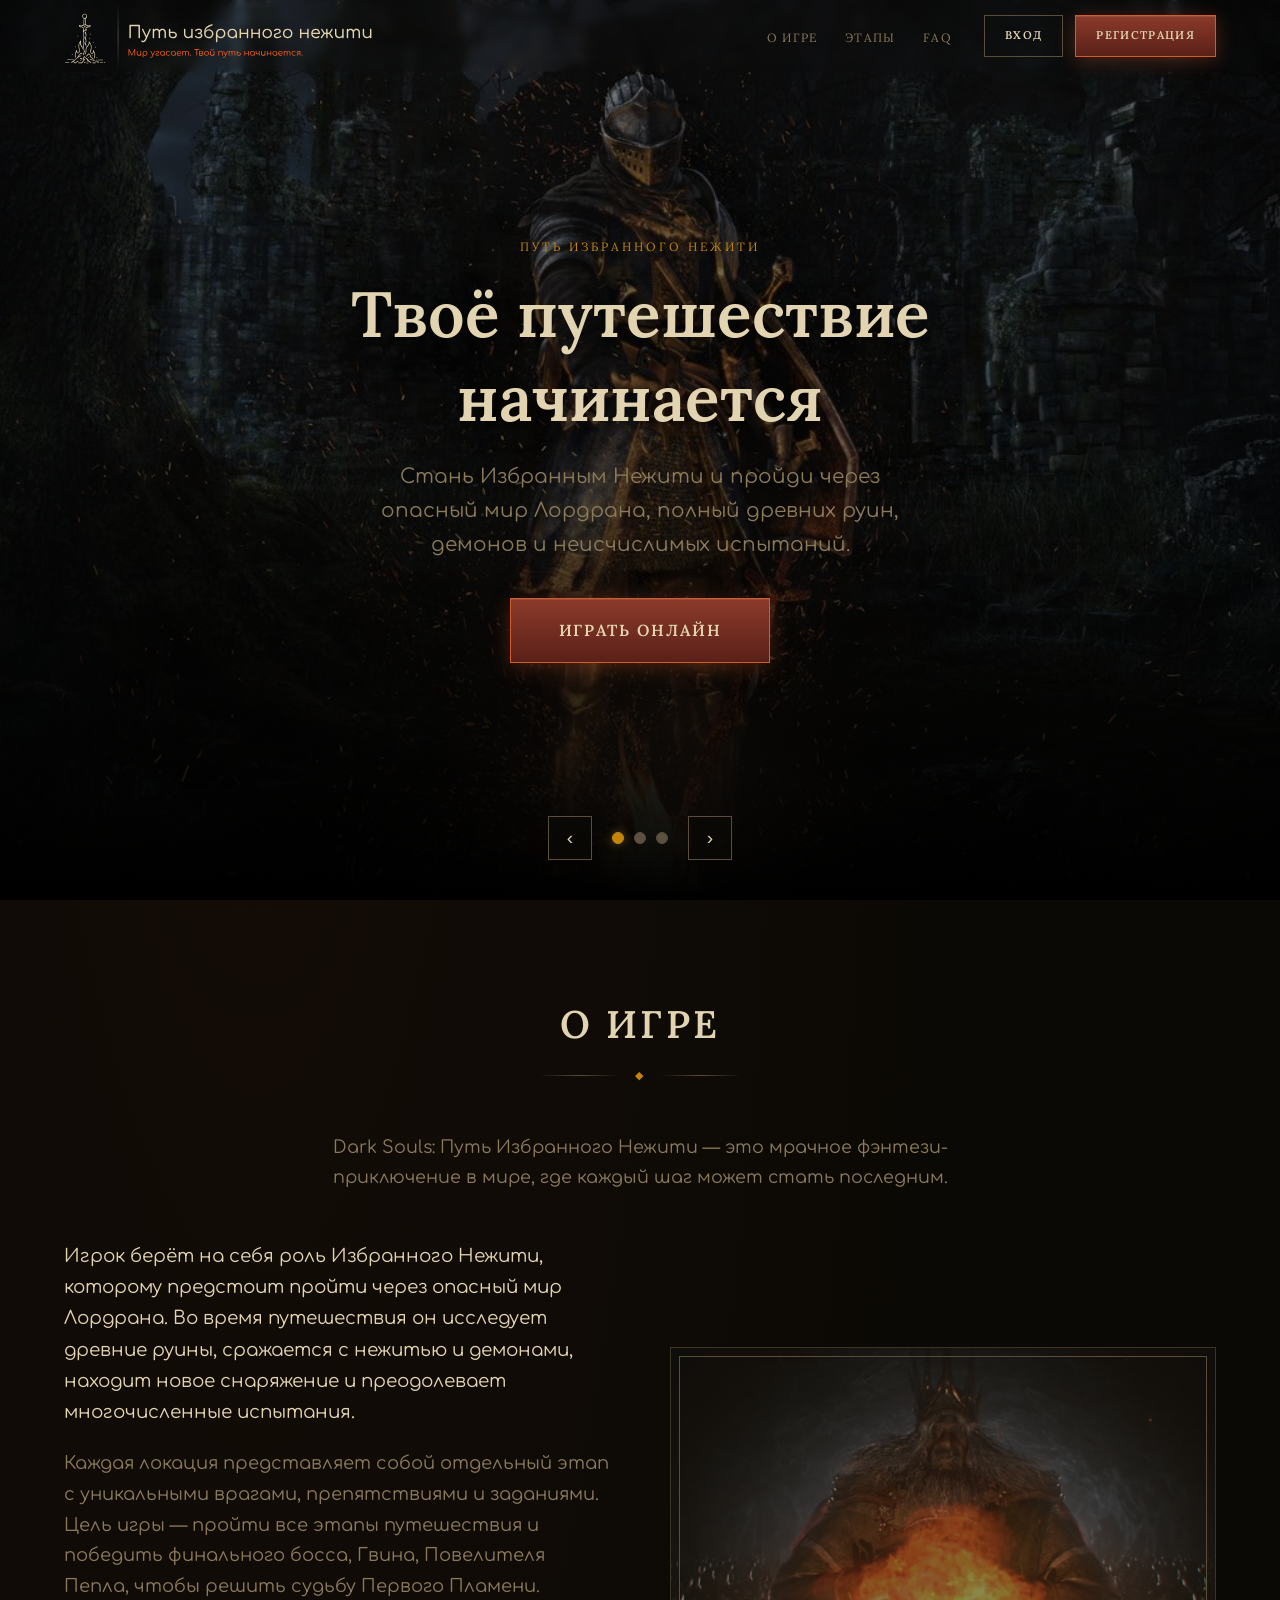
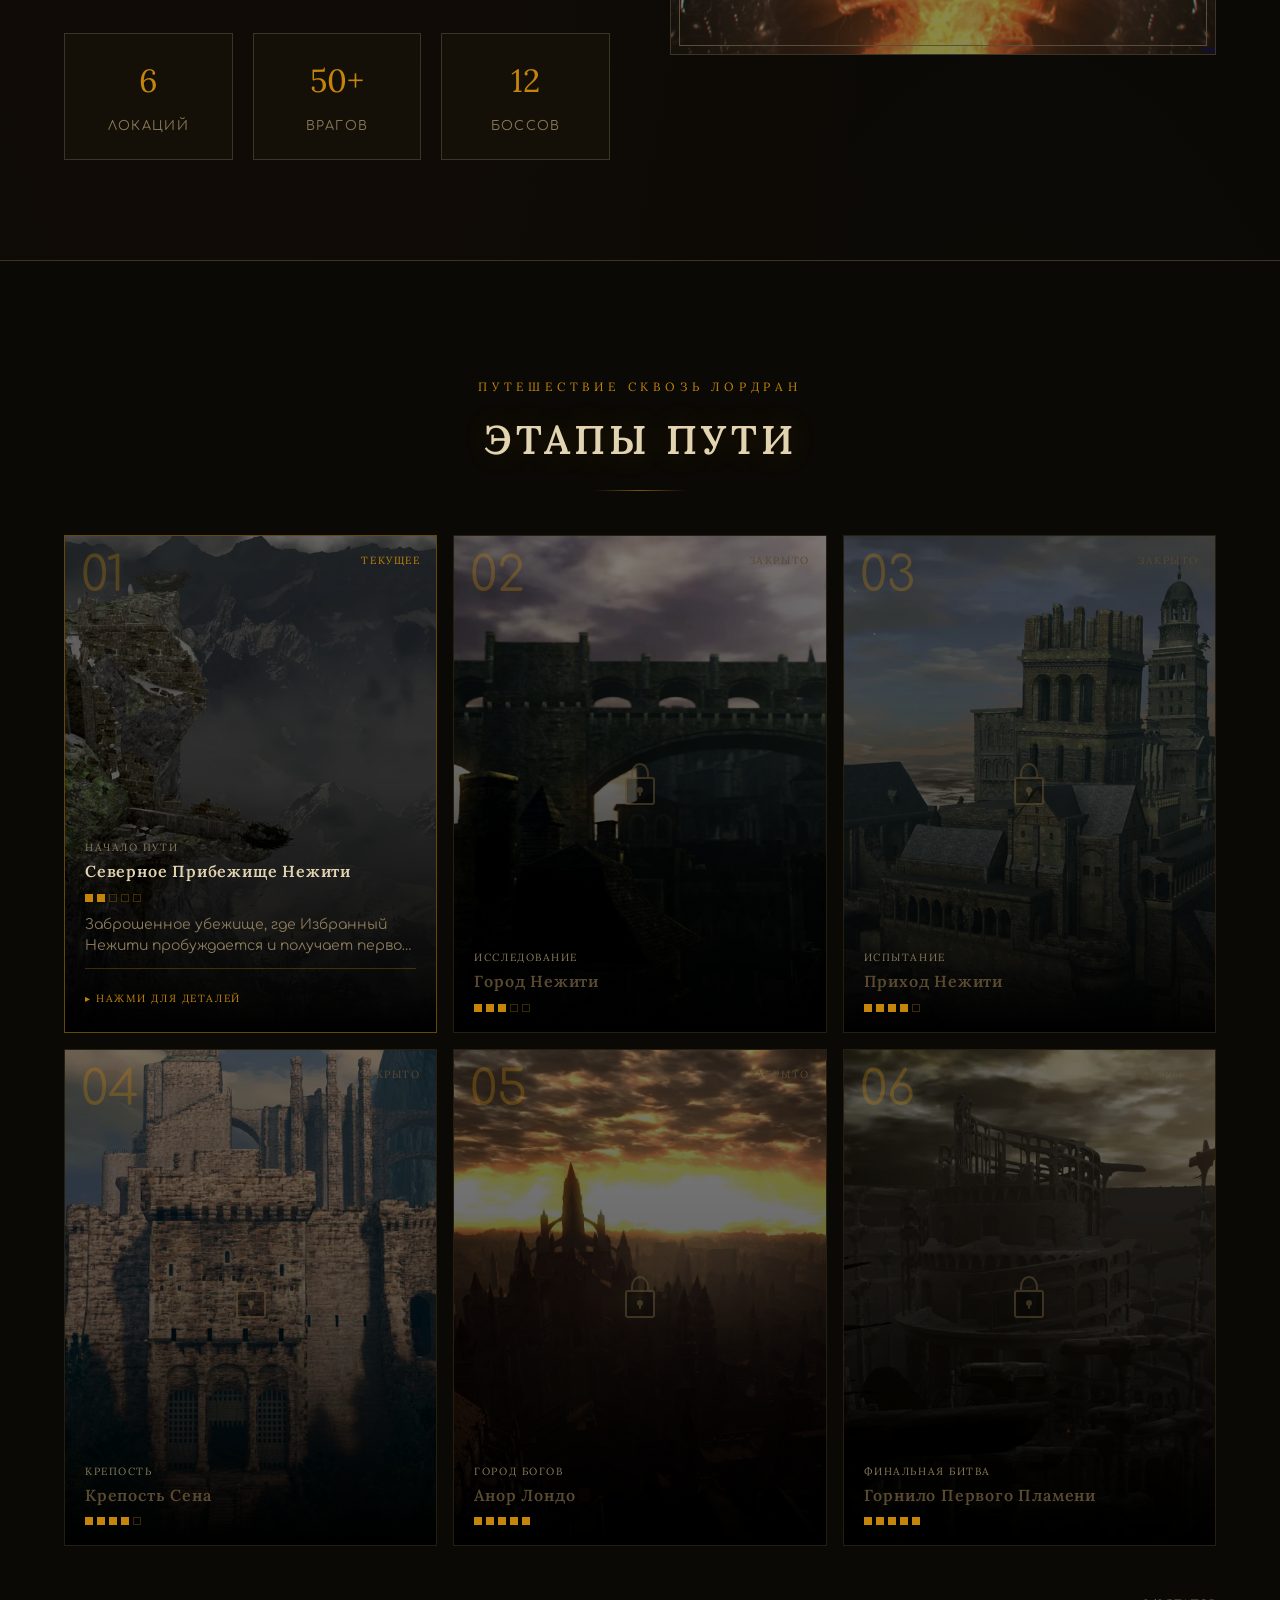
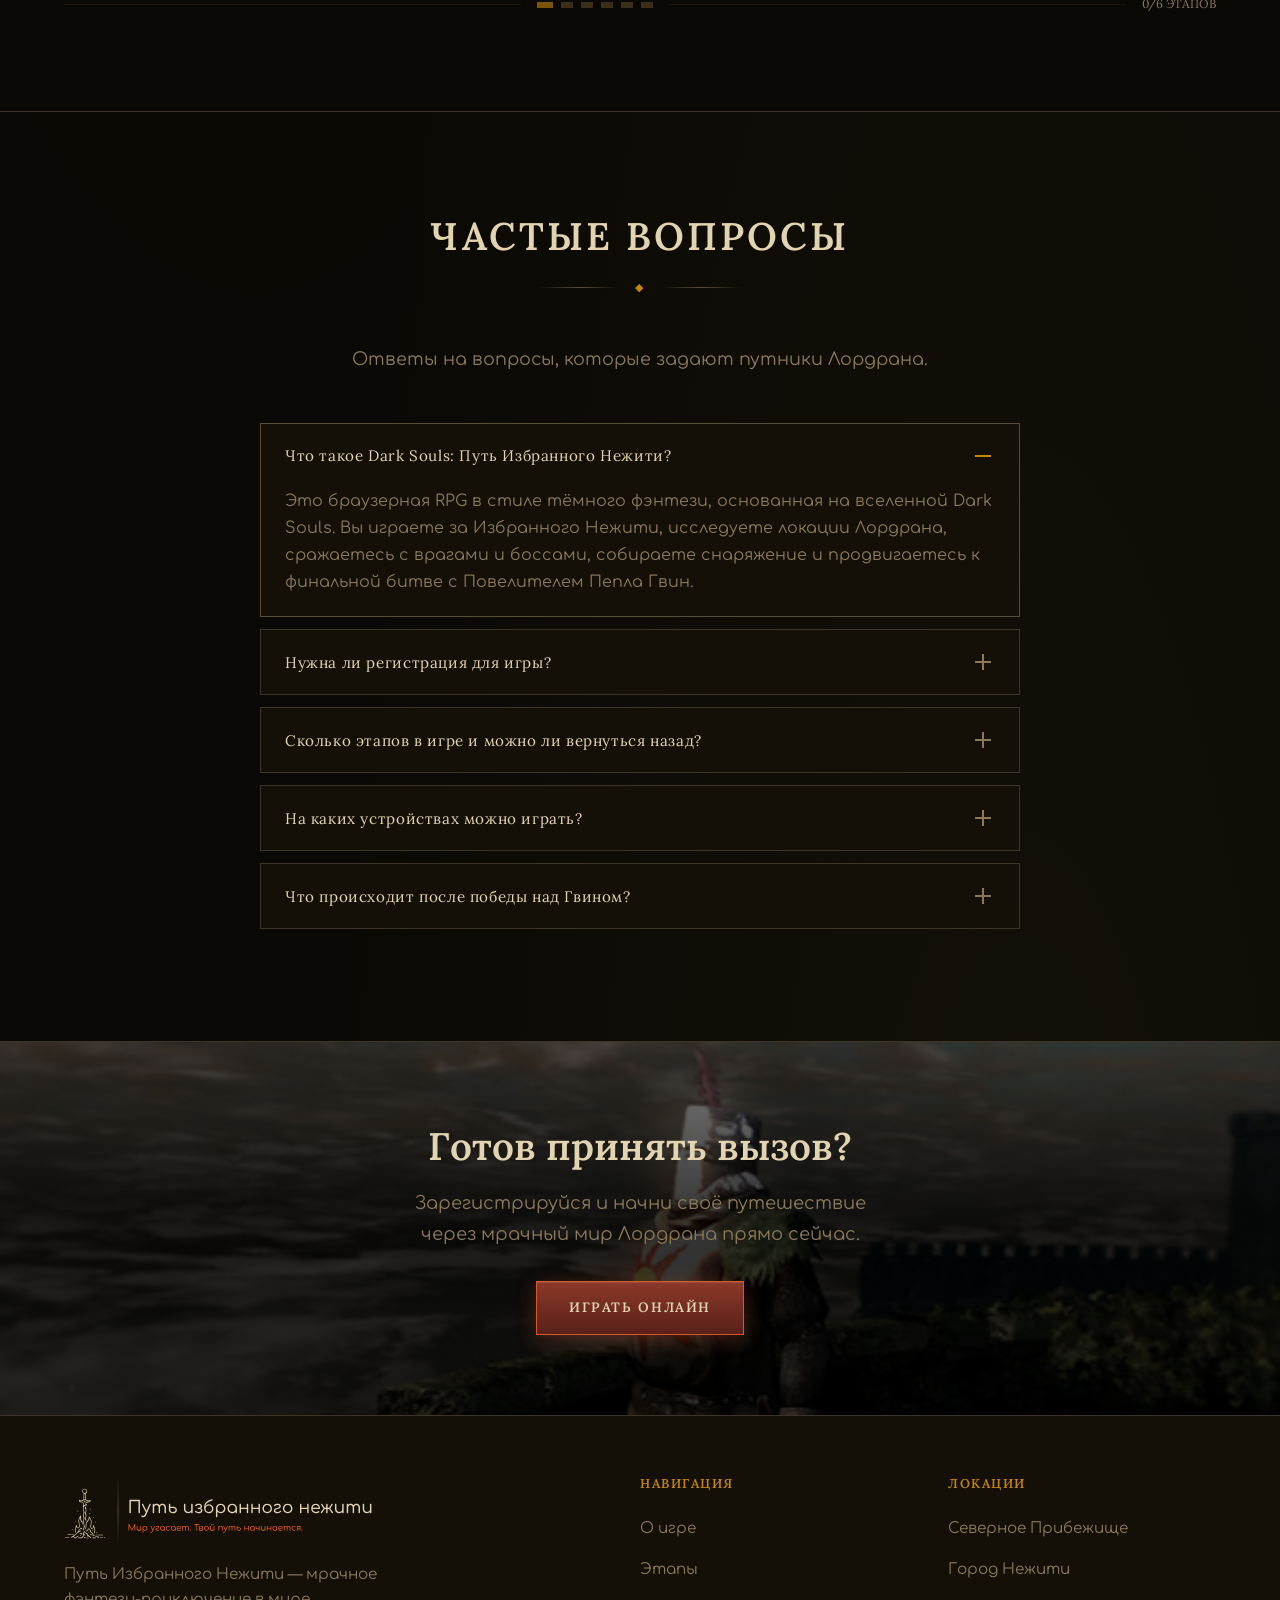
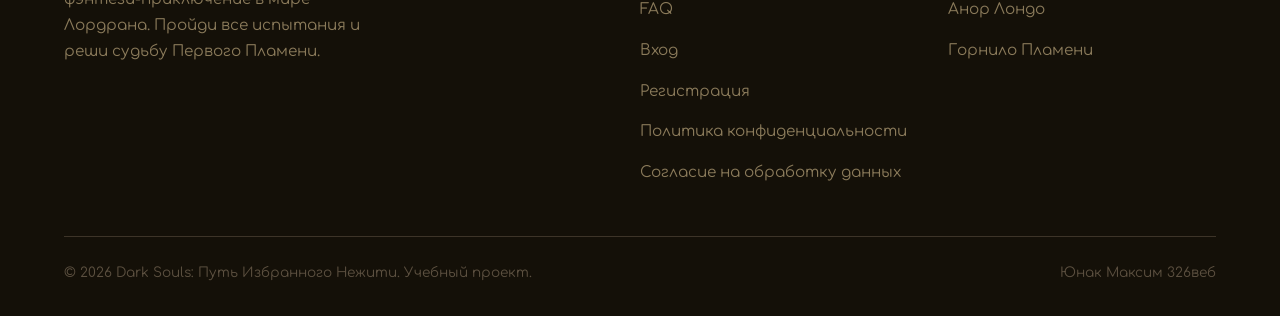
<file: index.html>
<!DOCTYPE html>
<html lang="ru">
<head>
    <meta charset="UTF-8">
    <meta name="viewport" content="width=device-width, initial-scale=1.0">
    <title>Dark Souls: Путь Избранного Нежити</title>
    <meta name="description"
          content="Пройди опасный мир Лордрана. Сражайся с нежитью, исследуй руины и победи Гвина, Повелителя Пепла.">
    <link rel="stylesheet" href="css/style.css">
</head>
<body>

<!-- Header -->
<header class="header">
    <div class="container header-inner">
        <a href="index.html" class="logo">
            <img src="./images/logohoriz.svg" alt="logo">
        </a>

        <button class="burger" aria-label="Открыть меню">
            <span class="burger-line"></span>
            <span class="burger-line"></span>
            <span class="burger-line"></span>
        </button>

        <nav class="nav">
            <ul class="nav-list">
                <li><a href="#about" class="nav-link">О игре</a></li>
                <li><a href="#stages" class="nav-link">Этапы</a></li>
                <li><a href="#faq" class="nav-link">FAQ</a></li>
            </ul>
            <div class="nav-auth">
                <a href="login.html" class="btn btn-secondary">Вход</a>
                <a href="register.html" class="btn btn-primary">Регистрация</a>
            </div>
        </nav>
    </div>
</header>

<!-- Hero Slider -->
<section class="hero">
    <div class="slider">

        <div class="slide active">
            <div class="slide-bg"></div>
            <div class="slide-overlay"></div>
            <div class="slide-content">
                <span class="slide-tag">Путь Избранного Нежити</span>
                <h1 class="slide-title">Твоё путешествие начинается</h1>
                <p class="slide-desc">Стань Избранным Нежити и пройди через опасный мир Лордрана, полный древних руин,
                    демонов и неисчислимых испытаний.</p>
                <div class="slide-cta">
                    <a href="register.html" class="btn btn-primary">Играть онлайн</a>
                </div>
            </div>
        </div>

        <div class="slide">
            <div class="slide-bg"></div>
            <div class="slide-overlay"></div>
            <div class="slide-content">
                <span class="slide-tag">Шесть эпических локаций</span>
                <h1 class="slide-title">Исследуй руины Лордрана</h1>
                <p class="slide-desc">От Северного Прибежища до Горнила Первого Пламени — каждая локация хранит
                    уникальных врагов, сокровища и смертельные ловушки.</p>
                <div class="slide-cta">
                    <a href="register.html" class="btn btn-primary">Играть онлайн</a>
                </div>
            </div>
        </div>

        <div class="slide">
            <div class="slide-bg"></div>
            <div class="slide-overlay"></div>
            <div class="slide-content">
                <span class="slide-tag">Финальная битва</span>
                <h1 class="slide-title">Судьба Первого Пламени</h1>
                <p class="slide-desc">Победи Гвина, Повелителя Пепла, и реши судьбу мира. Только сильнейший достигнет
                    Горнила и обретёт великую силу.</p>
                <div class="slide-cta">
                    <a href="register.html" class="btn btn-primary">Играть онлайн</a>
                </div>
            </div>
        </div>

        <div class="slider-controls">
            <button class="slider-btn slider-prev" aria-label="Предыдущий слайд">&#8249;</button>
            <div class="slider-dots">
                <button class="slider-dot active" aria-label="Слайд 1"></button>
                <button class="slider-dot" aria-label="Слайд 2"></button>
                <button class="slider-dot" aria-label="Слайд 3"></button>
            </div>
            <button class="slider-btn slider-next" aria-label="Следующий слайд">&#8250;</button>
        </div>
    </div>
</section>

<!-- About -->
<section class="about" id="about">
    <div class="container">
        <h2 class="section-title">О игре</h2>
        <div class="section-divider"><span>&#9670;</span></div>
        <p class="section-subtitle">Dark Souls: Путь Избранного Нежити — это мрачное фэнтези-приключение в мире, где
            каждый шаг может стать последним.</p>

        <div class="about-grid">
            <div class="about-text">
                <p>Игрок берёт на себя роль Избранного Нежити, которому предстоит пройти через опасный мир Лордрана. Во
                    время путешествия он исследует древние руины, сражается с нежитью и демонами, находит новое
                    снаряжение и преодолевает многочисленные испытания.</p>
                <p>Каждая локация представляет собой отдельный этап с уникальными врагами, препятствиями и заданиями.
                    Цель игры — пройти все этапы путешествия и победить финального босса, Гвина, Повелителя Пепла, чтобы
                    решить судьбу Первого Пламени.</p>

                <div class="about-stats">
                    <div class="stat-item">
                        <span class="stat-number">6</span>
                        <span class="stat-label">Локаций</span>
                    </div>
                    <div class="stat-item">
                        <span class="stat-number">50+</span>
                        <span class="stat-label">Врагов</span>
                    </div>
                    <div class="stat-item">
                        <span class="stat-number">12</span>
                        <span class="stat-label">Боссов</span>
                    </div>
                </div>
            </div>

            <div class="about-visual">
                <div class="about-frame">
                    <div class="about-frame-inner">
                        <img src="./images/gwyn.webp" alt="gwyn">
                    </div>
                </div>
            </div>
        </div>
    </div>
</section>

<!-- Stages -->
<section class="stages" id="stages">
    <div class="stages-inner">
        <div class="stages-header">
            <p class="stages-label">Путешествие сквозь Лордран</p>
            <h2 class="stages-heading">Этапы пути</h2>
            <div class="stages-line"></div>
        </div>

        <div class="stages-grid" id="stages-grid"></div>

        <div class="stages-progress" id="stages-progress">
            <div class="stages-progress__line"></div>
            <div class="stages-progress__pips" id="stages-progress-pips"></div>
            <div class="stages-progress__line"></div>
            <p class="stages-progress__count" id="stages-progress-count"></p>
        </div>
    </div>
</section>

<!-- Stage Detail Modal -->
<div class="stage-modal" id="stage-modal" aria-hidden="true">
    <div class="stage-modal__backdrop" id="stage-modal-backdrop"></div>
    <div class="stage-modal__dialog" id="stage-modal-dialog" role="dialog" aria-modal="true">
        <!-- filled by JS -->
    </div>
</div>

<!-- FAQ -->
<section class="faq" id="faq">
    <div class="container">
        <h2 class="section-title">Частые вопросы</h2>
        <div class="section-divider"><span>&#9670;</span></div>
        <p class="section-subtitle">Ответы на вопросы, которые задают путники Лордрана.</p>

        <div class="faq-list">
            <div class="faq-item active">
                <button class="faq-question">
                    Что такое Dark Souls: Путь Избранного Нежити?
                    <span class="faq-icon"></span>
                </button>
                <div class="faq-answer">
                    <div class="faq-answer-inner">
                        Это браузерная RPG в стиле тёмного фэнтези, основанная на вселенной Dark Souls. Вы играете за
                        Избранного Нежити, исследуете локации Лордрана, сражаетесь с врагами и боссами, собираете
                        снаряжение и продвигаетесь к финальной битве с Повелителем Пепла Гвин.
                    </div>
                </div>
            </div>

            <div class="faq-item">
                <button class="faq-question">
                    Нужна ли регистрация для игры?
                    <span class="faq-icon"></span>
                </button>
                <div class="faq-answer">
                    <div class="faq-answer-inner">
                        Да, для сохранения прогресса, участия в рейтингах и доступа ко всем шести локациям необходимо
                        создать аккаунт. Регистрация бесплатна и занимает менее минуты. После входа ваш прогресс
                        автоматически сохраняется на сервере.
                    </div>
                </div>
            </div>

            <div class="faq-item">
                <button class="faq-question">
                    Сколько этапов в игре и можно ли вернуться назад?
                    <span class="faq-icon"></span>
                </button>
                <div class="faq-answer">
                    <div class="faq-answer-inner">
                        В игре шесть основных этапов: от Северного Прибежища до Горнила Первого Пламени. После
                        прохождения локации вы можете свободно возвращаться в уже открытые зоны для фарма ресурсов,
                        поиска секретов и повторных сражений с боссами.
                    </div>
                </div>
            </div>

            <div class="faq-item">
                <button class="faq-question">
                    На каких устройствах можно играть?
                    <span class="faq-icon"></span>
                </button>
                <div class="faq-answer">
                    <div class="faq-answer-inner">
                        Игра доступна на ПК и игровых консолях. Управление поддерживает клавиатуру и мышь на компьютере,
                        а также контроллеры на консолях, обеспечивая комфортное прохождение каждого этапа путешествия
                    </div>
                </div>
            </div>

            <div class="faq-item">
                <button class="faq-question">
                    Что происходит после победы над Гвином?
                    <span class="faq-icon"></span>
                </button>
                <div class="faq-answer">
                    <div class="faq-answer-inner">
                        Победа над Гвином, Повелителем Пепла, завершает путешествие Избранного Нежити и определяет
                        судьбу Первого Пламени. После финальной битвы игрок может начать новое прохождение, где враги
                        становятся сильнее, а испытания — ещё опаснее.
                    </div>
                </div>
            </div>
        </div>
    </div>
</section>

<!-- CTA -->
<section class="cta-section">
    <div class="container">
        <h2>Готов принять вызов?</h2>
        <p>Зарегистрируйся и начни своё путешествие через мрачный мир Лордрана прямо сейчас.</p>
        <a href="register.html" class="btn btn-primary">Играть онлайн</a>
    </div>
</section>

<!-- Footer -->
<footer class="footer">
    <div class="container">
        <div class="footer-grid">
            <div class="footer-brand">
                <a href="index.html" class="logo">
                    <img src="./images/logohoriz.svg" alt="logo">
                </a>
                <p>Путь Избранного Нежити — мрачное фэнтези-приключение в мире Лордрана. Пройди все испытания и реши
                    судьбу Первого Пламени.</p>
            </div>

            <div>
                <h4 class="footer-heading">Навигация</h4>
                <ul class="footer-links">
                    <li><a href="#about">О игре</a></li>
                    <li><a href="#stages">Этапы</a></li>
                    <li><a href="#faq">FAQ</a></li>
                    <li><a href="login.html">Вход</a></li>
                    <li><a href="register.html">Регистрация</a></li>
                    <li><a href="#privacy-policy">Политика конфиденциальности</a></li>
                    <li><a href="#data-processing">Согласие на обработку данных</a></li>
                </ul>
            </div>

            <div>
                <h4 class="footer-heading">Локации</h4>
                <ul class="footer-links">
                    <li><a href="#stages">Северное Прибежище</a></li>
                    <li><a href="#stages">Город Нежити</a></li>
                    <li><a href="#stages">Анор Лондо</a></li>
                    <li><a href="#stages">Горнило Пламени</a></li>
                </ul>
            </div>
        </div>

        <div class="footer-bottom">
            <p>&copy; 2026 Dark Souls: Путь Избранного Нежити. Учебный проект.</p>
            <p>Юнак Максим 326веб</p>
        </div>
    </div>
</footer>

<script src="js/stages.js"></script>
<script src="js/main.js"></script>
</body>
</html>
</file>
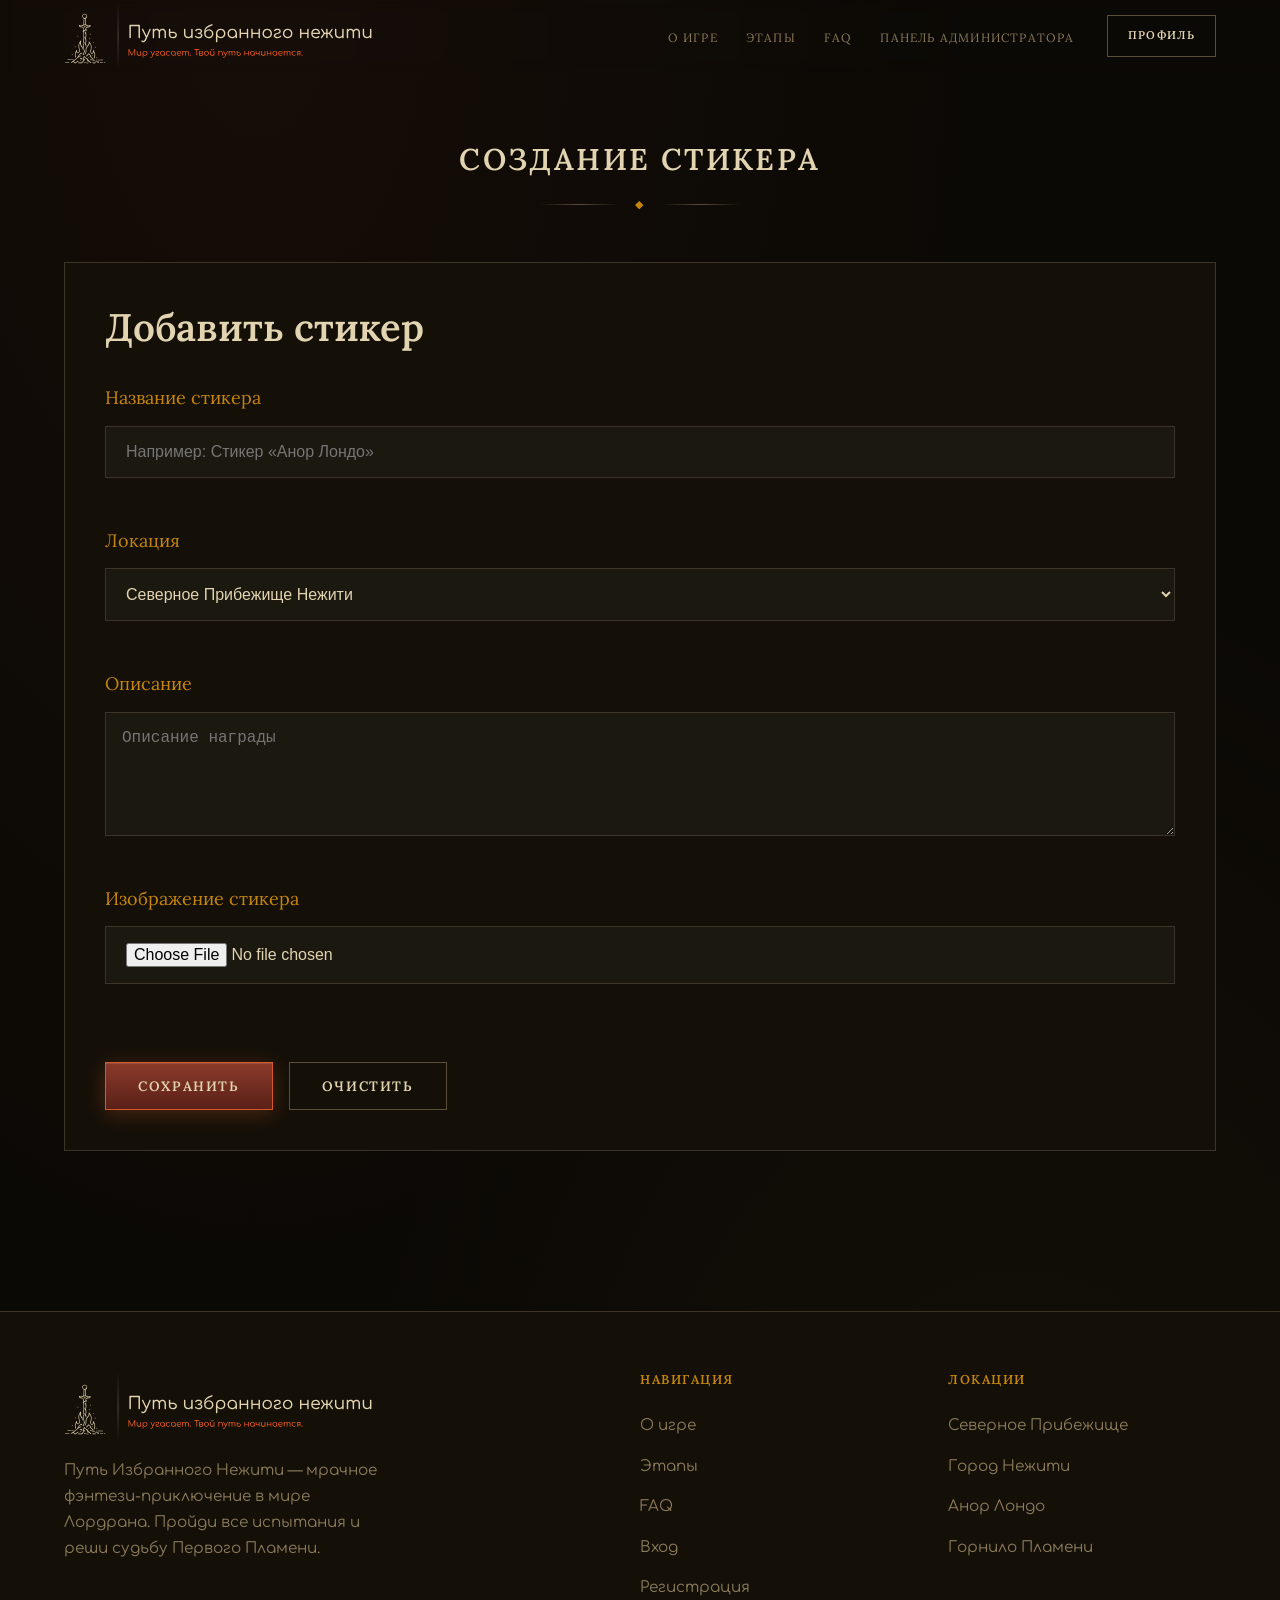
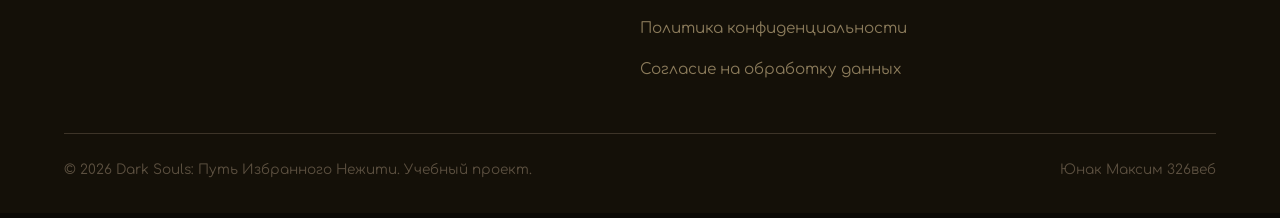
<file: admin-edit-card.html>
<!DOCTYPE html>
<html lang="ru">
<head>
    <meta charset="UTF-8">
    <meta name="viewport" content="width=device-width, initial-scale=1.0">
    <title>Dark Souls: Путь Избранного Нежити</title>
    <meta name="description"
          content="Пройди опасный мир Лордрана. Сражайся с нежитью, исследуй руины и победи Гвина, Повелителя Пепла.">
    <link rel="stylesheet" href="css/style.css">
</head>
<body>

<!-- Header -->
<header class="header">
    <div class="container header-inner">
        <a href="index.html" class="logo">
            <img src="./images/logohoriz.svg" alt="logo">
        </a>

        <button class="burger" aria-label="Открыть меню">
            <span class="burger-line"></span>
            <span class="burger-line"></span>
            <span class="burger-line"></span>
        </button>

        <nav class="nav">
            <ul class="nav-list">
                <li><a href="#about" class="nav-link">О игре</a></li>
                <li><a href="#stages" class="nav-link">Этапы</a></li>
                <li><a href="#faq" class="nav-link">FAQ</a></li>
                <li><a href="admin.html" class="nav-link">Панель Администратора</a></li>
                <!--                <li><a href="profile.html" class="nav-link">Профиль</a></li>-->
            </ul>
            <div class="nav-auth">
                <a href="profile.html" class="btn btn-secondary">Профиль</a>
                <!--                <a href="register.html" class="btn btn-primary">Регистрация</a>-->
            </div>
        </nav>
    </div>
</header>

<main class="admin-page">
    <section class="admin-form-section">

        <div class="container">
            <h1 class="section-title">Создание стикера</h1>
            <div class="section-divider">
                <span>◆</span>
            </div>

            <div class="admin-form-card">

                <h2>Добавить стикер</h2>

                <form class="admin-form">

                    <div class="form-group">
                        <label>Название стикера</label>
                        <input type="text"
                               placeholder="Например: Стикер «Анор Лондо»">
                    </div>

                    <div class="form-group">
                        <label>Локация</label>

                        <select>
                            <option>Северное Прибежище Нежити</option>
                            <option>Город Нежити</option>
                            <option>Приход Нежити</option>
                            <option>Крепость Сена</option>
                            <option>Анор Лондо</option>
                            <option>Горнило Первого Пламени</option>
                        </select>
                    </div>

                    <div class="form-group">
                        <label>Описание</label>

                        <textarea rows="5"
                                  placeholder="Описание награды"></textarea>
                    </div>

                    <div class="form-group">
                        <label>Изображение стикера</label>

                        <input type="file"
                               accept="image/png,image/jpeg,image/webp">
                    </div>

                    <div class="form-actions">
                        <button type="submit"
                                class="btn btn-primary">
                            Сохранить
                        </button>

                        <button type="reset"
                                class="btn btn-secondary">
                            Очистить
                        </button>
                    </div>

                </form>

            </div>
        </div>

    </section>
</main>



<!-- Footer -->
<footer class="footer">
    <div class="container">
        <div class="footer-grid">
            <div class="footer-brand">
                <a href="index.html" class="logo">
                    <img src="./images/logohoriz.svg" alt="logo">
                </a>
                <p>Путь Избранного Нежити — мрачное фэнтези-приключение в мире Лордрана. Пройди все испытания и реши
                    судьбу Первого Пламени.</p>
            </div>

            <div>
                <h4 class="footer-heading">Навигация</h4>
                <ul class="footer-links">
                    <li><a href="#about">О игре</a></li>
                    <li><a href="#stages">Этапы</a></li>
                    <li><a href="#faq">FAQ</a></li>
                    <li><a href="login.html">Вход</a></li>
                    <li><a href="register.html">Регистрация</a></li>
                    <li><a href="#privacy-policy">Политика конфиденциальности</a></li>
                    <li><a href="#data-processing">Согласие на обработку данных</a></li>
                </ul>
            </div>

            <div>
                <h4 class="footer-heading">Локации</h4>
                <ul class="footer-links">
                    <li><a href="#stages">Северное Прибежище</a></li>
                    <li><a href="#stages">Город Нежити</a></li>
                    <li><a href="#stages">Анор Лондо</a></li>
                    <li><a href="#stages">Горнило Пламени</a></li>
                </ul>
            </div>
        </div>

        <div class="footer-bottom">
            <p>&copy; 2026 Dark Souls: Путь Избранного Нежити. Учебный проект.</p>
            <p>Юнак Максим 326веб</p>
        </div>
    </div>
</footer>

<script src="js/stages.js"></script>
<script src="js/main.js"></script>
</body>
</html>
</file>
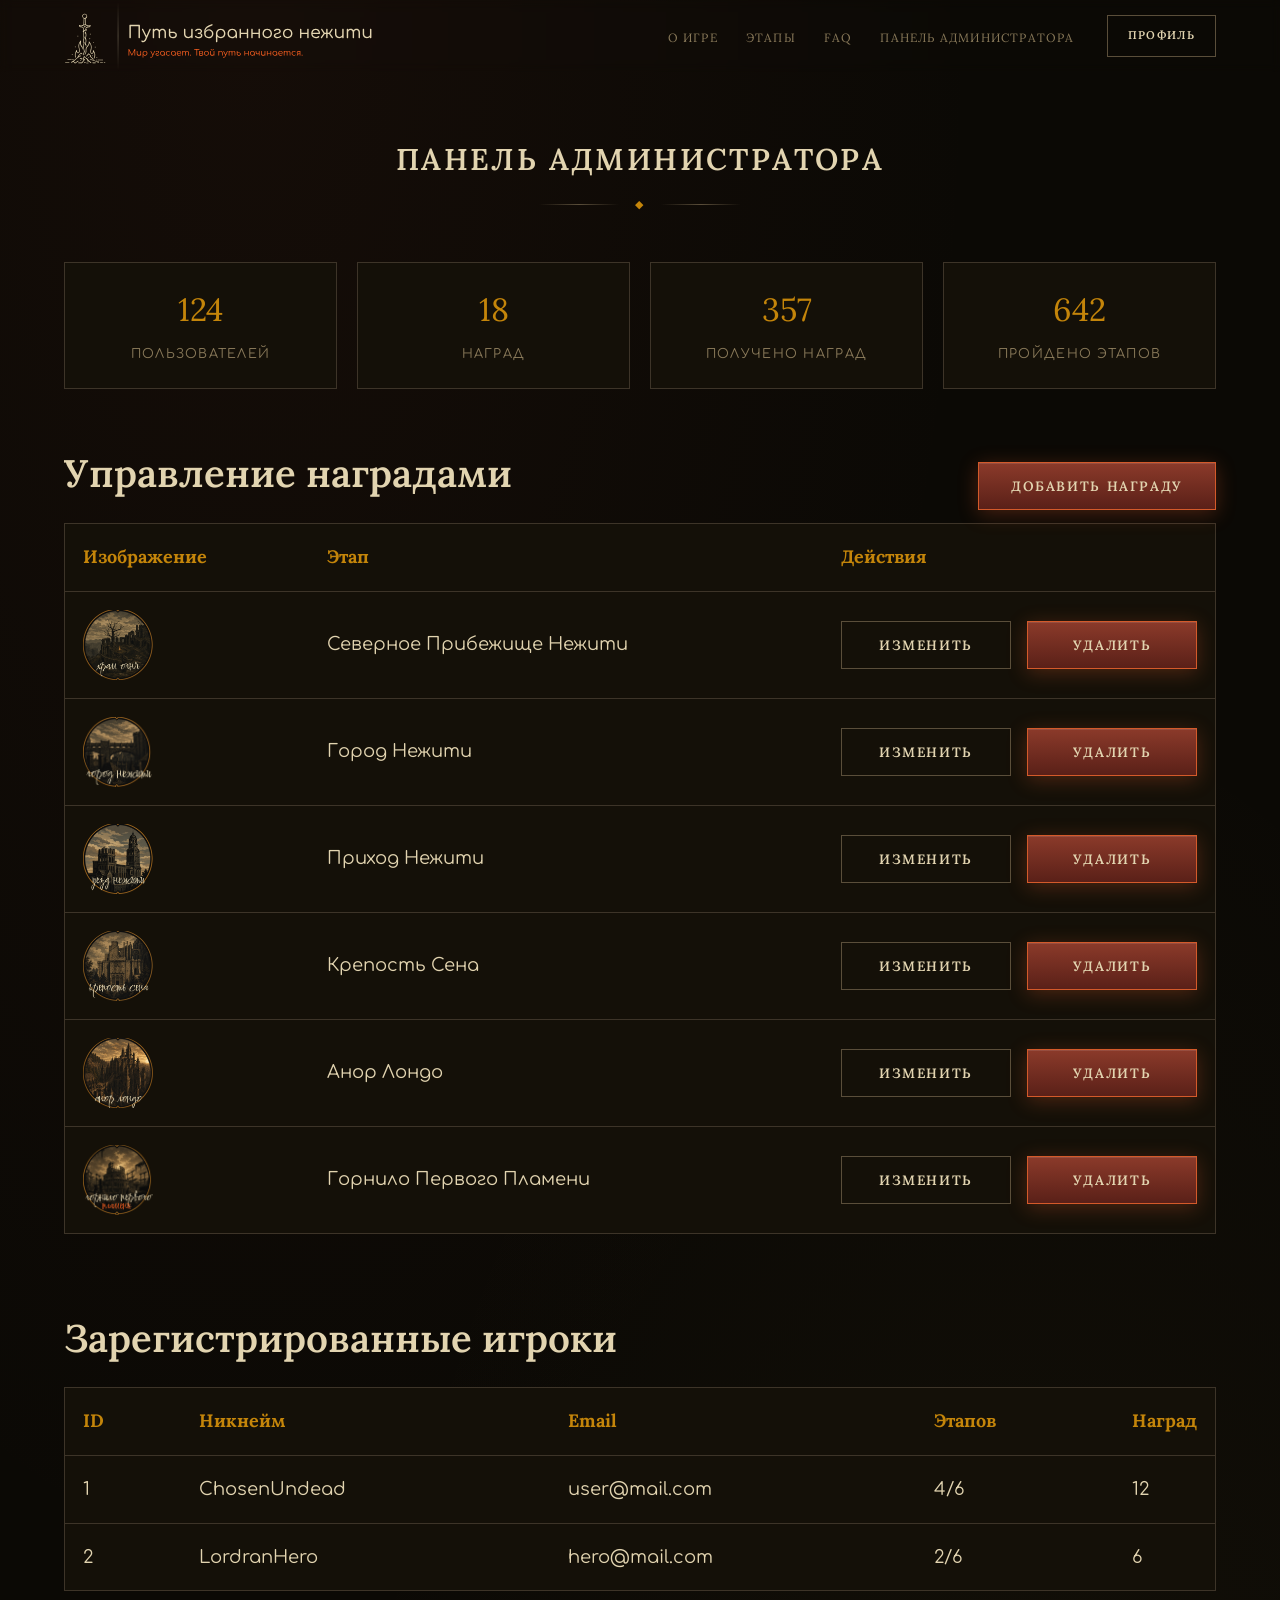
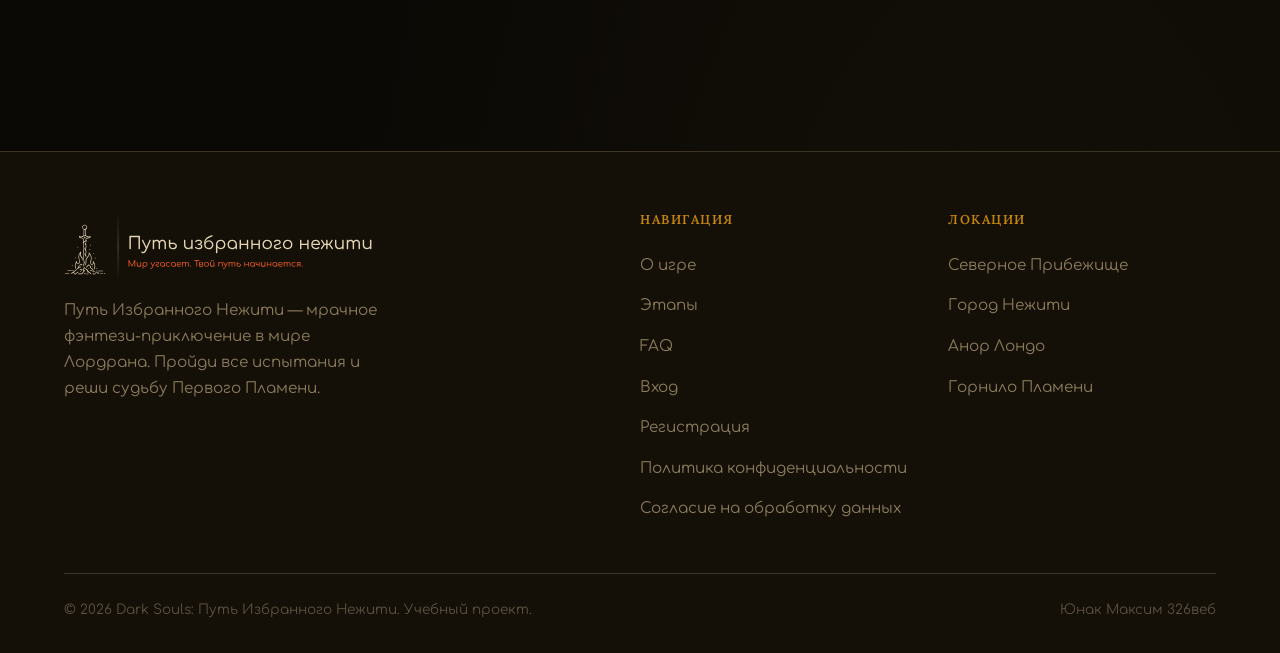
<file: admin.html>
<!DOCTYPE html>
<html lang="ru">
<head>
    <meta charset="UTF-8">
    <meta name="viewport" content="width=device-width, initial-scale=1.0">
    <title>Dark Souls: Путь Избранного Нежити</title>
    <meta name="description"
          content="Пройди опасный мир Лордрана. Сражайся с нежитью, исследуй руины и победи Гвина, Повелителя Пепла.">
    <link rel="stylesheet" href="css/style.css">
</head>
<body>

<!-- Header -->
<header class="header">
    <div class="container header-inner">
        <a href="index.html" class="logo">
            <img src="./images/logohoriz.svg" alt="logo">
        </a>

        <button class="burger" aria-label="Открыть меню">
            <span class="burger-line"></span>
            <span class="burger-line"></span>
            <span class="burger-line"></span>
        </button>

        <nav class="nav">
            <ul class="nav-list">
                <li><a href="#about" class="nav-link">О игре</a></li>
                <li><a href="#stages" class="nav-link">Этапы</a></li>
                <li><a href="#faq" class="nav-link">FAQ</a></li>
                <li><a href="admin.html" class="nav-link">Панель Администратора</a></li>
<!--                <li><a href="profile.html" class="nav-link">Профиль</a></li>-->
            </ul>
            <div class="nav-auth">
                <a href="profile.html" class="btn btn-secondary">Профиль</a>
<!--                <a href="register.html" class="btn btn-primary">Регистрация</a>-->
            </div>
        </nav>
    </div>
</header>

<main class="admin-page">

    <div class="container">

        <h1 class="section-title">Панель администратора</h1>

        <div class="section-divider">
            <span>◆</span>
        </div>

        <!-- Статистика -->
        <div class="admin-stats">

            <div class="stat-item">
                <span class="stat-number">124</span>
                <span class="stat-label">Пользователей</span>
            </div>

            <div class="stat-item">
                <span class="stat-number">18</span>
                <span class="stat-label">Наград</span>
            </div>

            <div class="stat-item">
                <span class="stat-number">357</span>
                <span class="stat-label">Получено наград</span>
            </div>

            <div class="stat-item">
                <span class="stat-number">642</span>
                <span class="stat-label">Пройдено этапов</span>
            </div>

        </div>

        <!-- Награды -->
        <section class="admin-section">

            <div class="admin-section-header">
                <h2>Управление наградами</h2>

                <button class="btn btn-primary">
                    Добавить награду
                </button>
            </div>

            <div class="admin-table-wrapper">

                <table class="admin-table">

                    <thead>
                    <tr>
                        <th>Изображение</th>
                        <th>Этап</th>
                        <th>Действия</th>
                    </tr>
                    </thead>

                    <tbody>
                    <tr>
                        <td>
                            <img src="./images/rewards/reward1.png"
                                 alt="Северное Прибежище Нежити"
                                 class="reward-thumb">
                        </td>


                        <td>Северное Прибежище Нежити</td>

                        <td>
                            <div class="table-actions">
                                <button class="btn btn-secondary">Изменить</button>
                                <button class="btn btn-primary">Удалить</button>
                            </div>
                        </td>
                    </tr>

                    <tr>
                        <td>
                            <img src="./images/rewards/reward2.png"
                                 alt="Город Нежити"
                                 class="reward-thumb">
                        </td>


                        <td>Город Нежити</td>

                        <td>
                            <div class="table-actions">
                                <button class="btn btn-secondary">Изменить</button>
                                <button class="btn btn-primary">Удалить</button>
                            </div>
                        </td>
                    </tr>

                    <tr>
                        <td>
                            <img src="./images/rewards/reward3.png"
                                 alt="Приход Нежити"
                                 class="reward-thumb">
                        </td>


                        <td>Приход Нежити</td>

                        <td>
                            <div class="table-actions">
                                <button class="btn btn-secondary">Изменить</button>
                                <button class="btn btn-primary">Удалить</button>
                            </div>
                        </td>
                    </tr>

                    <tr>
                        <td>
                            <img src="./images/rewards/reward4.png"
                                 alt="Крепость Сена"
                                 class="reward-thumb">
                        </td>


                        <td>Крепость Сена</td>

                        <td>
                            <div class="table-actions">
                                <button class="btn btn-secondary">Изменить</button>
                                <button class="btn btn-primary">Удалить</button>
                            </div>
                        </td>
                    </tr>

                    <tr>
                        <td>
                            <img src="./images/rewards/reward5.png"
                                 alt="Анор Лондо"
                                 class="reward-thumb">
                        </td>


                        <td>Анор Лондо</td>

                        <td>
                            <div class="table-actions">
                                <button class="btn btn-secondary">Изменить</button>
                                <button class="btn btn-primary">Удалить</button>
                            </div>
                        </td>
                    </tr>

                    <tr>
                        <td>
                            <img src="./images/rewards/reward6.png"
                                 alt="Горнило Первого Пламени"
                                 class="reward-thumb">
                        </td>


                        <td>Горнило Первого Пламени</td>

                        <td>
                            <div class="table-actions">
                                <button class="btn btn-secondary">Изменить</button>
                                <button class="btn btn-primary">Удалить</button>
                            </div>
                        </td>
                    </tr>


                    </tbody>

                </table>

            </div>

        </section>

        <!-- Пользователи -->
        <section class="admin-section">

            <h2>Зарегистрированные игроки</h2>

            <div class="admin-table-wrapper">

                <table class="admin-table">

                    <thead>
                    <tr>
                        <th>ID</th>
                        <th>Никнейм</th>
                        <th>Email</th>
                        <th>Этапов</th>
                        <th>Наград</th>
                    </tr>
                    </thead>

                    <tbody>

                    <tr>
                        <td>1</td>
                        <td>ChosenUndead</td>
                        <td>user@mail.com</td>
                        <td>4/6</td>
                        <td>12</td>
                    </tr>

                    <tr>
                        <td>2</td>
                        <td>LordranHero</td>
                        <td>hero@mail.com</td>
                        <td>2/6</td>
                        <td>6</td>
                    </tr>

                    </tbody>

                </table>

            </div>

        </section>

    </div>

</main>


<!-- Footer -->
<footer class="footer">
    <div class="container">
        <div class="footer-grid">
            <div class="footer-brand">
                <a href="index.html" class="logo">
                    <img src="./images/logohoriz.svg" alt="logo">
                </a>
                <p>Путь Избранного Нежити — мрачное фэнтези-приключение в мире Лордрана. Пройди все испытания и реши
                    судьбу Первого Пламени.</p>
            </div>

            <div>
                <h4 class="footer-heading">Навигация</h4>
                <ul class="footer-links">
                    <li><a href="#about">О игре</a></li>
                    <li><a href="#stages">Этапы</a></li>
                    <li><a href="#faq">FAQ</a></li>
                    <li><a href="login.html">Вход</a></li>
                    <li><a href="register.html">Регистрация</a></li>
                    <li><a href="#privacy-policy">Политика конфиденциальности</a></li>
                    <li><a href="#data-processing">Согласие на обработку данных</a></li>
                </ul>
            </div>

            <div>
                <h4 class="footer-heading">Локации</h4>
                <ul class="footer-links">
                    <li><a href="#stages">Северное Прибежище</a></li>
                    <li><a href="#stages">Город Нежити</a></li>
                    <li><a href="#stages">Анор Лондо</a></li>
                    <li><a href="#stages">Горнило Пламени</a></li>
                </ul>
            </div>
        </div>

        <div class="footer-bottom">
            <p>&copy; 2026 Dark Souls: Путь Избранного Нежити. Учебный проект.</p>
            <p>Юнак Максим 326веб</p>
        </div>
    </div>
</footer>

<script src="js/stages.js"></script>
<script src="js/main.js"></script>
</body>
</html>
</file>
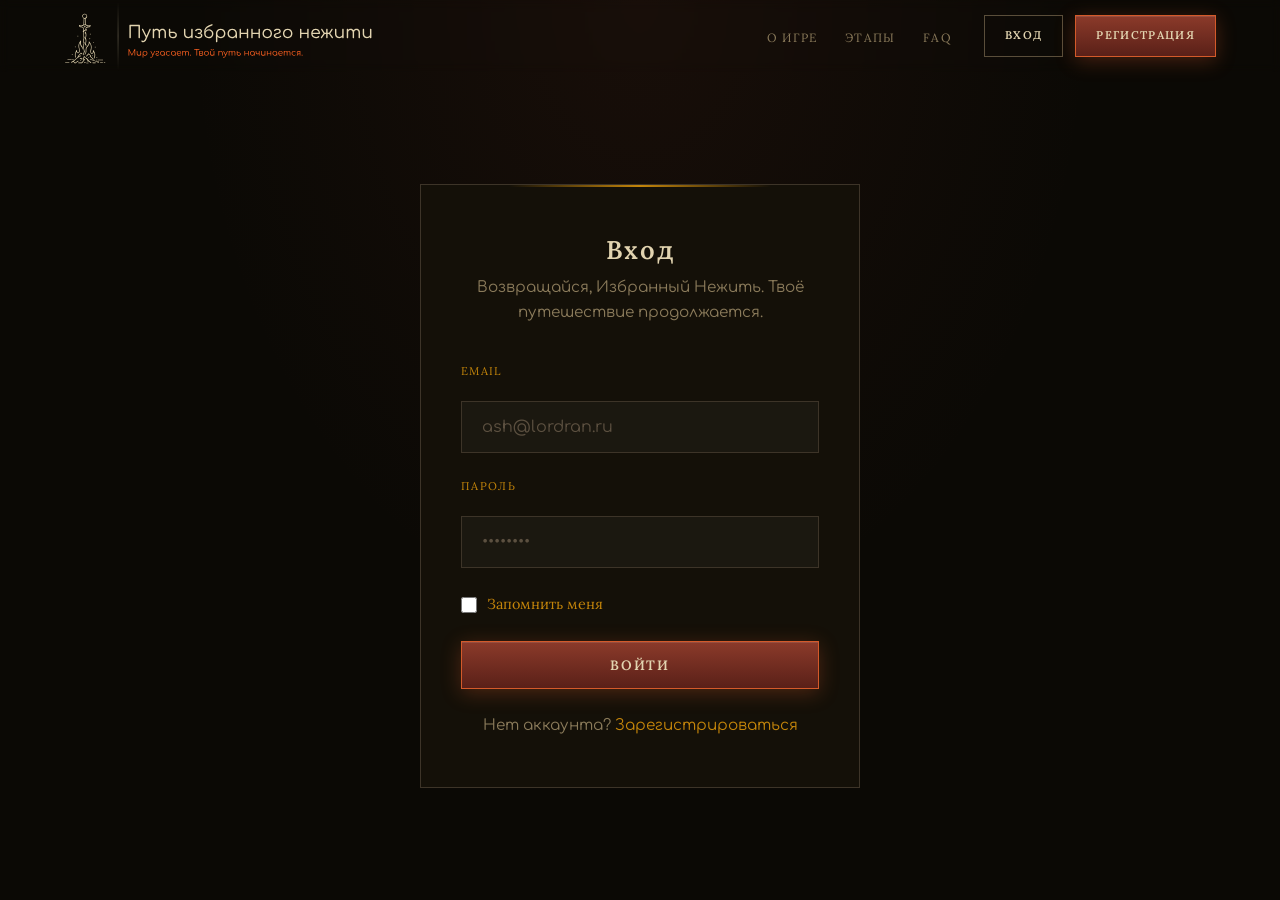
<file: login.html>
<!DOCTYPE html>
<html lang="ru">
<head>
    <meta charset="UTF-8">
    <meta name="viewport" content="width=device-width, initial-scale=1.0">
    <title>Вход — Dark Souls: Путь Избранного Нежити</title>
    <link rel="stylesheet" href="css/style.css">
</head>
<body>

<header class="header">
    <div class="container header-inner">
        <a href="index.html" class="logo">
            <img src="./images/logohoriz.svg" alt="logo">
        </a>

        <button class="burger" aria-label="Открыть меню">
            <span class="burger-line"></span>
            <span class="burger-line"></span>
            <span class="burger-line"></span>
        </button>

        <nav class="nav">
            <ul class="nav-list">
                <li><a href="#about" class="nav-link">О игре</a></li>
                <li><a href="#stages" class="nav-link">Этапы</a></li>
                <li><a href="#faq" class="nav-link">FAQ</a></li>
            </ul>
            <div class="nav-auth">
                <a href="login.html" class="btn btn-secondary">Вход</a>
                <a href="register.html" class="btn btn-primary">Регистрация</a>
            </div>
        </nav>
    </div>
</header>


<main class="auth-page">
    <div class="auth-card">
        <div class="auth-header">
            <h1>Вход</h1>
            <p>Возвращайся, Избранный Нежить. Твоё путешествие продолжается.</p>
        </div>

        <form id="login-form" novalidate>
            <div class="form-group">
                <label class="form-label" for="email">Email</label>
                <input class="form-input" type="email" id="email" name="email" placeholder="ash@lordran.ru" required>
                <span class="form-error"></span>
            </div>

            <div class="form-group">
                <label class="form-label" for="password">Пароль</label>
                <input class="form-input" type="password" id="password" name="password" placeholder="••••••••" required>
                <span class="form-error"></span>
            </div>

            <div class="form-group">
                <label class="form-checkbox">
                    <input type="checkbox" name="remember">
                    Запомнить меня
                </label>
            </div>

            <button type="submit" class="btn btn-primary btn-full">Войти</button>
        </form>

        <p class="form-footer">
            Нет аккаунта? <a href="register.html">Зарегистрироваться</a>
        </p>
    </div>
</main>

<script src="js/main.js"></script>
</body>
</html>
</file>
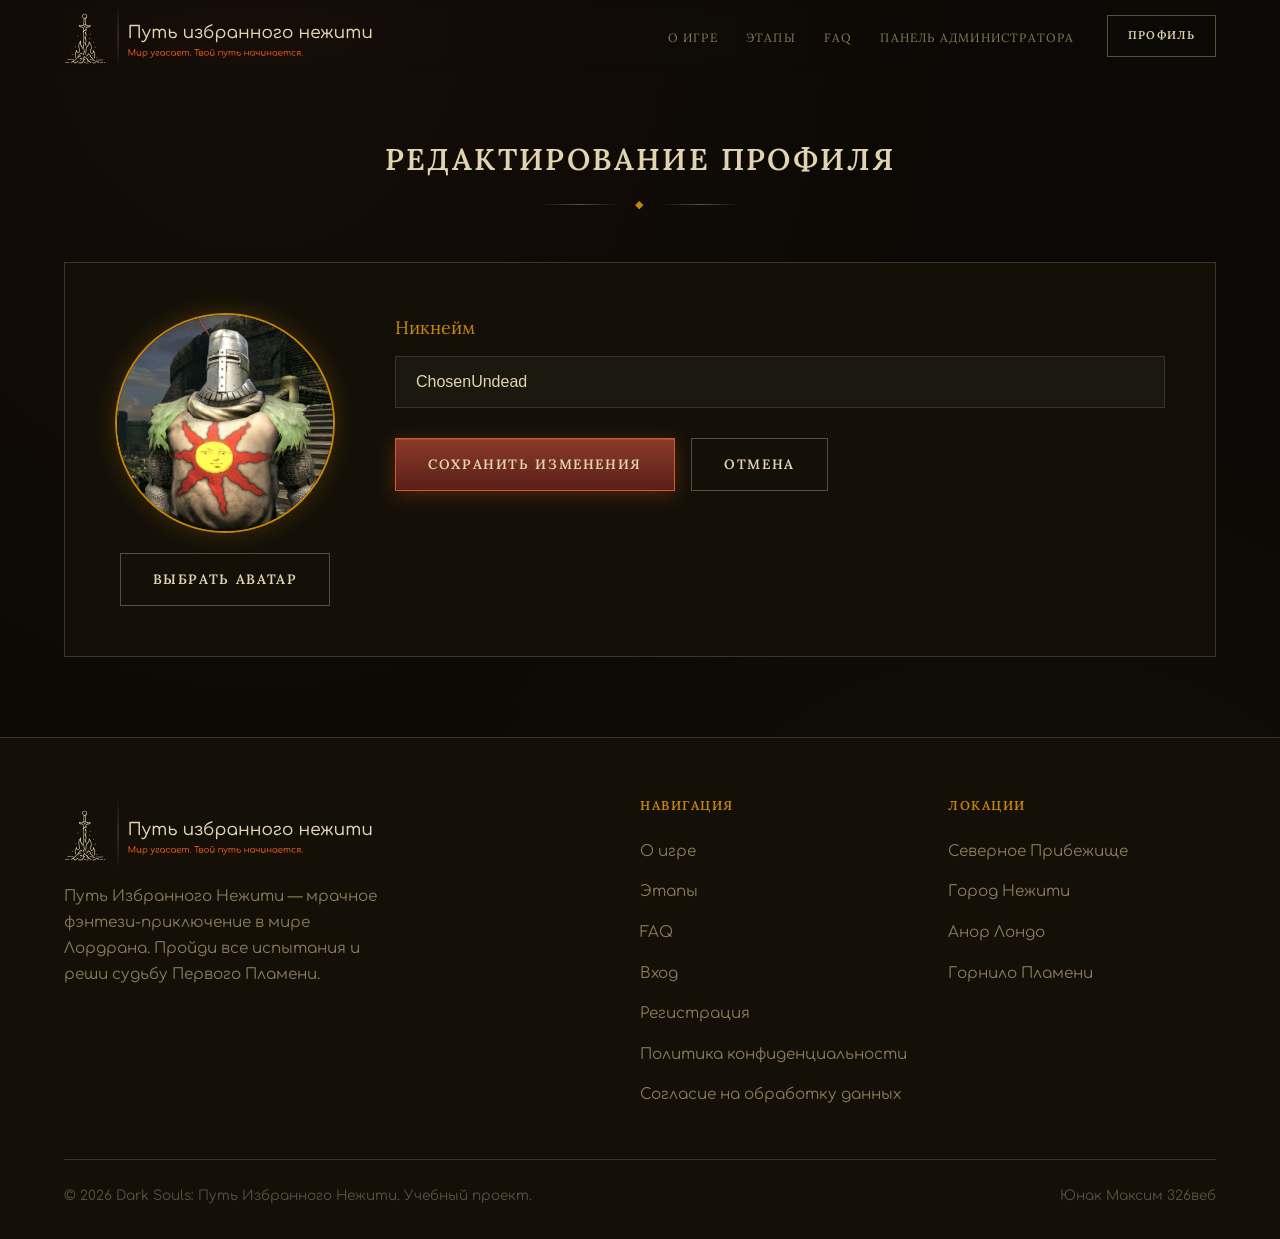
<file: profile-edit.html>
<!DOCTYPE html>
<html lang="ru">
<head>
    <meta charset="UTF-8">
    <meta name="viewport" content="width=device-width, initial-scale=1.0">
    <title>Dark Souls: Путь Избранного Нежити</title>
    <meta name="description"
          content="Пройди опасный мир Лордрана. Сражайся с нежитью, исследуй руины и победи Гвина, Повелителя Пепла.">
    <link rel="stylesheet" href="css/style.css">
</head>
<body>

<!-- Header -->
<header class="header">
    <div class="container header-inner">
        <a href="index.html" class="logo">
            <img src="./images/logohoriz.svg" alt="logo">
        </a>

        <button class="burger" aria-label="Открыть меню">
            <span class="burger-line"></span>
            <span class="burger-line"></span>
            <span class="burger-line"></span>
        </button>

        <nav class="nav">
            <ul class="nav-list">
                <li><a href="#about" class="nav-link">О игре</a></li>
                <li><a href="#stages" class="nav-link">Этапы</a></li>
                <li><a href="#faq" class="nav-link">FAQ</a></li>
                <li><a href="admin.html" class="nav-link">Панель Администратора</a></li>
                <!--                <li><a href="profile.html" class="nav-link">Профиль</a></li>-->
            </ul>
            <div class="nav-auth">
                <a href="profile.html" class="btn btn-secondary">Профиль</a>
                <!--                <a href="register.html" class="btn btn-primary">Регистрация</a>-->
            </div>
        </nav>
    </div>
</header>

    <main class="admin-page">

        <div class="container">

            <section class="profile-edit">

                <h1 class="section-title">
                    Редактирование профиля
                </h1>

                <div class="section-divider">
                    <span>◆</span>
                </div>

                <div class="profile-edit-card">

                    <div class="avatar-editor">

                        <img src="./images/solaire.webp"
                             alt="Аватар"
                             class="profile-avatar-preview">

                        <label class="btn btn-secondary">
                            Выбрать аватар
                            <input type="file"
                                   accept="image/png,image/jpeg,image/webp"
                                   hidden>
                        </label>

                    </div>

                    <form class="profile-edit-form">

                        <div class="form-group">
                            <label>Никнейм</label>

                            <input type="text"
                                   value="ChosenUndead"
                                   placeholder="Введите никнейм">
                        </div>

                        <div class="form-actions">

                            <button type="submit"
                                    class="btn btn-primary">
                                Сохранить изменения
                            </button>

                            <a href="profile.html"
                               class="btn btn-secondary">
                                Отмена
                            </a>

                        </div>

                    </form>

                </div>

            </section>

        </div>

    </main>



<!-- Footer -->
<footer class="footer">
    <div class="container">
        <div class="footer-grid">
            <div class="footer-brand">
                <a href="index.html" class="logo">
                    <img src="./images/logohoriz.svg" alt="logo">
                </a>
                <p>Путь Избранного Нежити — мрачное фэнтези-приключение в мире Лордрана. Пройди все испытания и реши
                    судьбу Первого Пламени.</p>
            </div>

            <div>
                <h4 class="footer-heading">Навигация</h4>
                <ul class="footer-links">
                    <li><a href="#about">О игре</a></li>
                    <li><a href="#stages">Этапы</a></li>
                    <li><a href="#faq">FAQ</a></li>
                    <li><a href="login.html">Вход</a></li>
                    <li><a href="register.html">Регистрация</a></li>
                    <li><a href="#privacy-policy">Политика конфиденциальности</a></li>
                    <li><a href="#data-processing">Согласие на обработку данных</a></li>
                </ul>
            </div>

            <div>
                <h4 class="footer-heading">Локации</h4>
                <ul class="footer-links">
                    <li><a href="#stages">Северное Прибежище</a></li>
                    <li><a href="#stages">Город Нежити</a></li>
                    <li><a href="#stages">Анор Лондо</a></li>
                    <li><a href="#stages">Горнило Пламени</a></li>
                </ul>
            </div>
        </div>

        <div class="footer-bottom">
            <p>&copy; 2026 Dark Souls: Путь Избранного Нежити. Учебный проект.</p>
            <p>Юнак Максим 326веб</p>
        </div>
    </div>
</footer>

<script src="js/stages.js"></script>
<script src="js/main.js"></script>
</body>
</html>
</file>
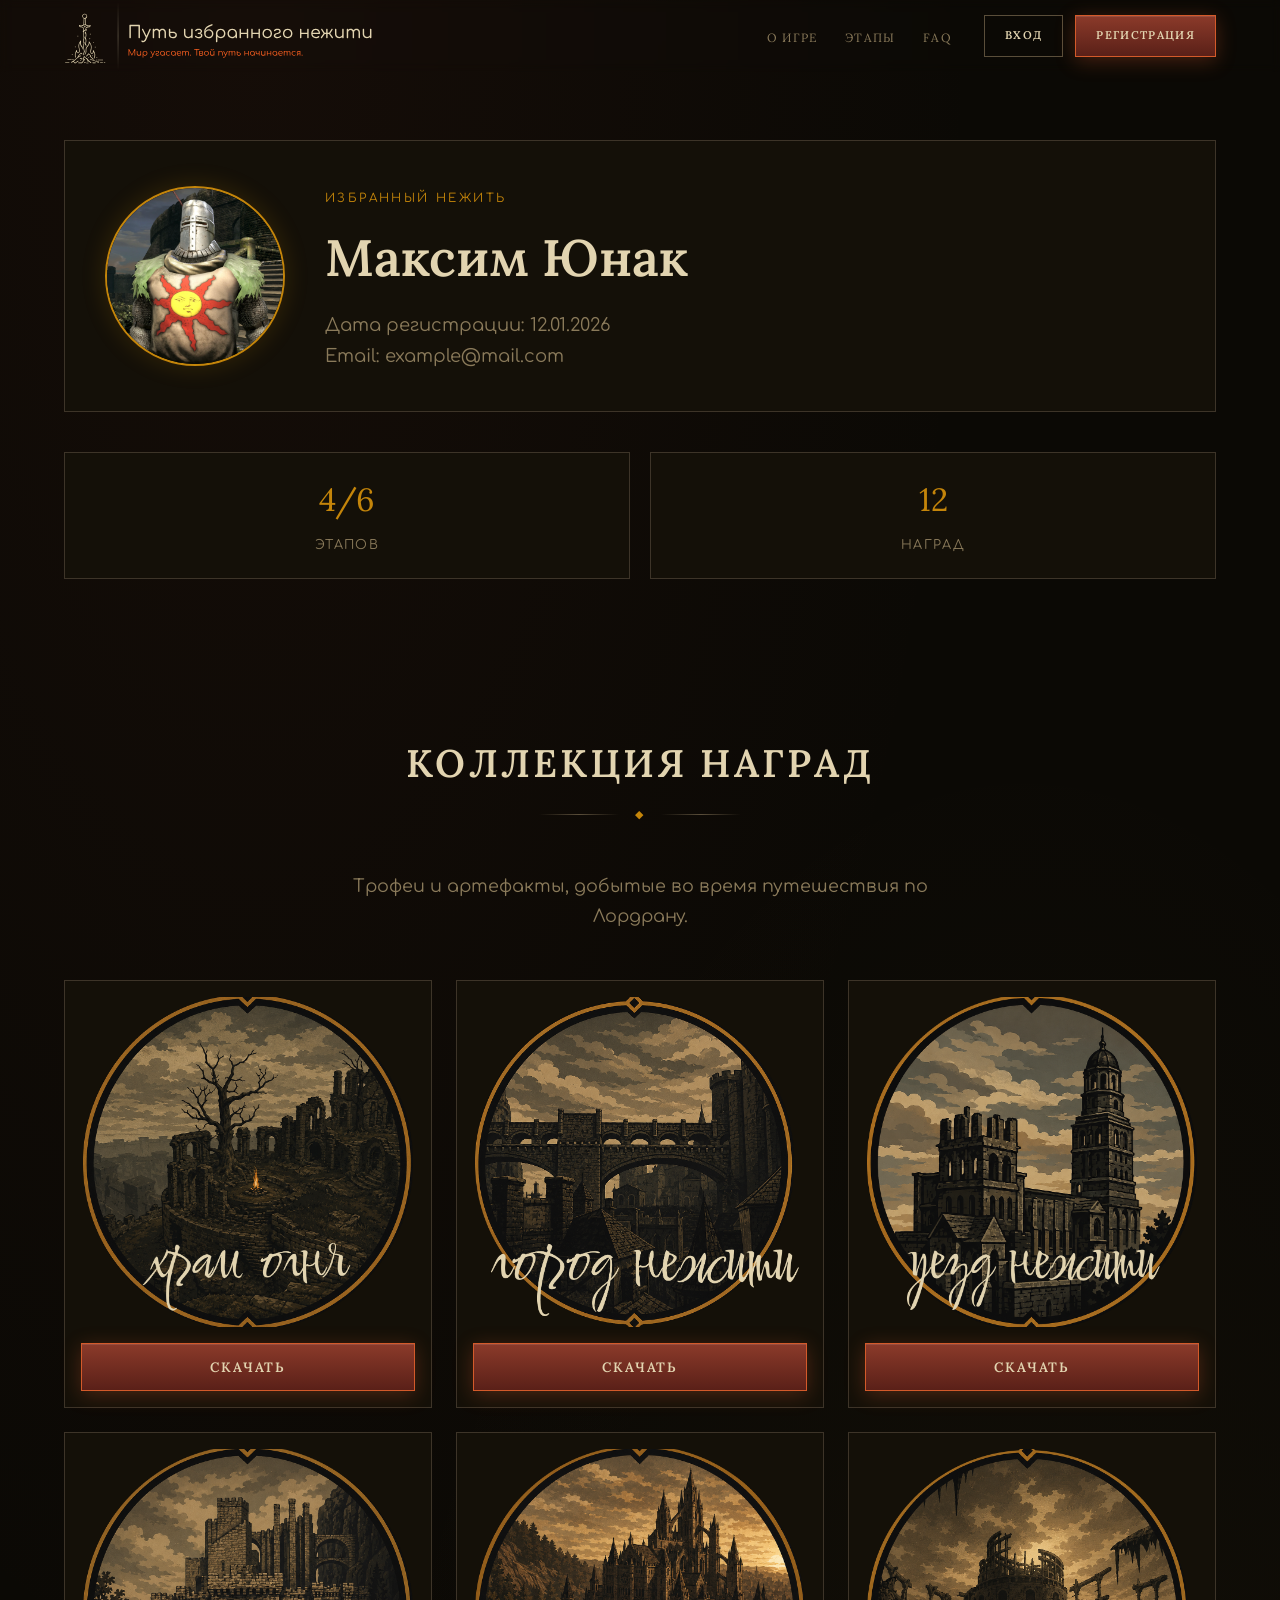
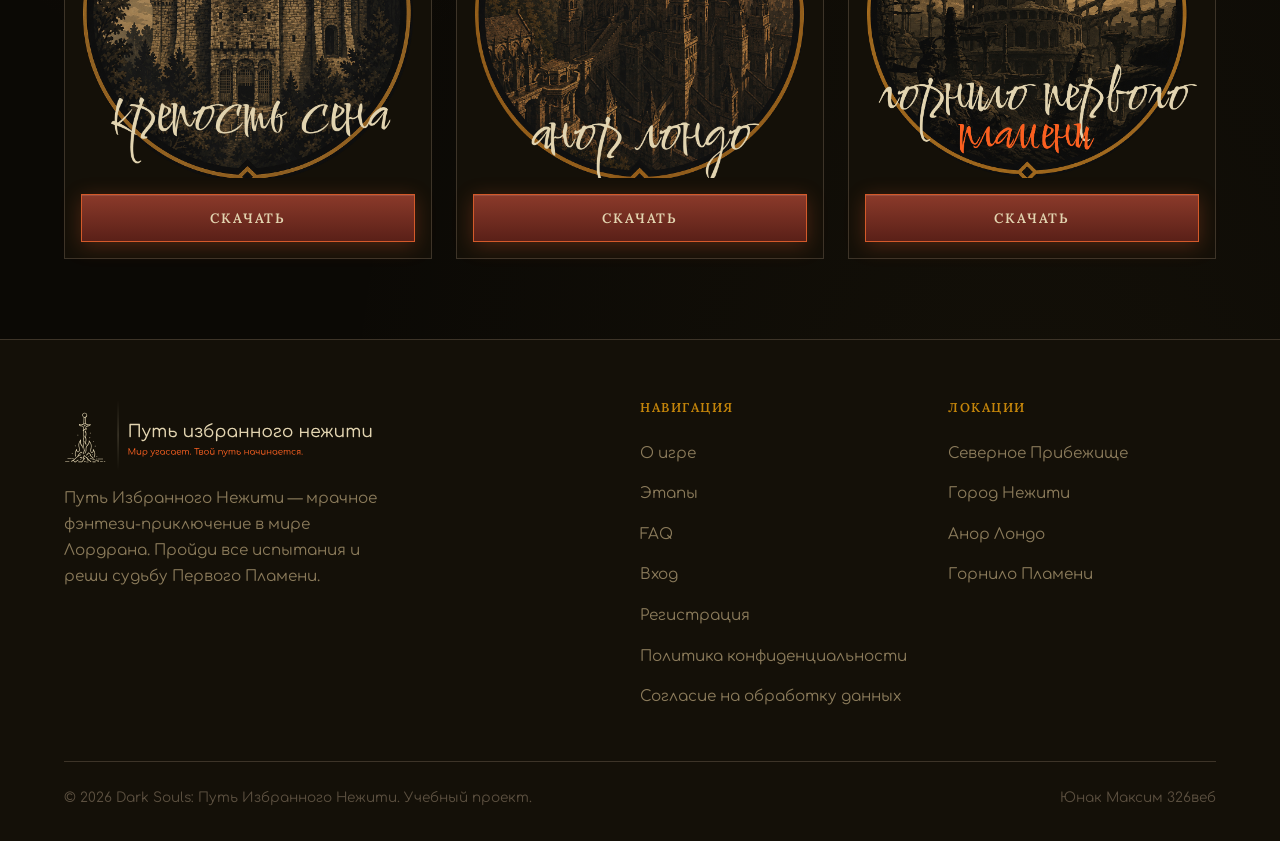
<file: profile.html>
<!DOCTYPE html>
<html lang="ru">
<head>
    <meta charset="UTF-8">
    <meta name="viewport" content="width=device-width, initial-scale=1.0">
    <title>Dark Souls: Путь Избранного Нежити</title>
    <meta name="description"
          content="Пройди опасный мир Лордрана. Сражайся с нежитью, исследуй руины и победи Гвина, Повелителя Пепла.">
    <link rel="stylesheet" href="css/style.css">
</head>
<body>

<!-- Header -->
<header class="header">
    <div class="container header-inner">
        <a href="index.html" class="logo">
            <img src="./images/logohoriz.svg" alt="logo">
        </a>

        <button class="burger" aria-label="Открыть меню">
            <span class="burger-line"></span>
            <span class="burger-line"></span>
            <span class="burger-line"></span>
        </button>

        <nav class="nav">
            <ul class="nav-list">
                <li><a href="#about" class="nav-link">О игре</a></li>
                <li><a href="#stages" class="nav-link">Этапы</a></li>
                <li><a href="#faq" class="nav-link">FAQ</a></li>
            </ul>
            <div class="nav-auth">
                <a href="login.html" class="btn btn-secondary">Вход</a>
                <a href="register.html" class="btn btn-primary">Регистрация</a>
            </div>
        </nav>
    </div>
</header>

<section class="profile-page">
    <div class="container">

        <div class="profile-card">


            <div class="profile-avatar">
                <img src="./images/solaire.webp" alt="avatar">
            </div>

            <div class="profile-info">
                <span class="profile-rank">Избранный Нежить</span>
                <h1 class="profile-name">Максим Юнак</h1>

                <div class="profile-meta">
                    <p>Дата регистрации: 12.01.2026</p>
                    <p>Email: example@mail.com</p>
                </div>
            </div>

        </div>

        <div class="profile-stats">


            <div class="stat-item">
                <span class="stat-number">4/6</span>
                <span class="stat-label">Этапов</span>
            </div>

            <div class="stat-item">
                <span class="stat-number">12</span>
                <span class="stat-label">Наград</span>
            </div>
        </div>

    </div>
</section>

<section class="awards-section">

    <div class="container">

        <h2 class="section-title">Коллекция наград</h2>

        <div class="section-divider">
            <span>◆</span>
        </div>

        <p class="section-subtitle">
            Трофеи и артефакты, добытые во время путешествия по Лордрану.
        </p>

        <div class="awards-grid">

            <div class="award-card">

                <img src="./images/rewards/reward1.png" alt="">
                <button class="btn btn-primary btn-full">
                    Скачать
                </button>
            </div>

            <div class="award-card">

                <img src="./images/rewards/reward2.png" alt="">
                <button class="btn btn-primary btn-full">
                    Скачать
                </button>
            </div>

            <div class="award-card">

                <img src="./images/rewards/reward3.png" alt="">
                <button class="btn btn-primary btn-full">
                    Скачать
                </button>
            </div>

            <div class="award-card">

                <img src="./images/rewards/reward4.png" alt="">
                <button class="btn btn-primary btn-full">
                    Скачать
                </button>
            </div>

            <div class="award-card">

                <img src="./images/rewards/reward5.png" alt="">
                <button class="btn btn-primary btn-full">
                    Скачать
                </button>
            </div>

            <div class="award-card">

                <img src="./images/rewards/reward6.png" alt="">
                <button class="btn btn-primary btn-full">
                    Скачать
                </button>
            </div>

        </div>

    </div>

</section>

<!-- Footer -->
<footer class="footer">
    <div class="container">
        <div class="footer-grid">
            <div class="footer-brand">
                <a href="index.html" class="logo">
                    <img src="./images/logohoriz.svg" alt="logo">
                </a>
                <p>Путь Избранного Нежити — мрачное фэнтези-приключение в мире Лордрана. Пройди все испытания и реши
                    судьбу Первого Пламени.</p>
            </div>

            <div>
                <h4 class="footer-heading">Навигация</h4>
                <ul class="footer-links">
                    <li><a href="#about">О игре</a></li>
                    <li><a href="#stages">Этапы</a></li>
                    <li><a href="#faq">FAQ</a></li>
                    <li><a href="login.html">Вход</a></li>
                    <li><a href="register.html">Регистрация</a></li>
                    <li><a href="#privacy-policy">Политика конфиденциальности</a></li>
                    <li><a href="#data-processing">Согласие на обработку данных</a></li>
                </ul>
            </div>

            <div>
                <h4 class="footer-heading">Локации</h4>
                <ul class="footer-links">
                    <li><a href="#stages">Северное Прибежище</a></li>
                    <li><a href="#stages">Город Нежити</a></li>
                    <li><a href="#stages">Анор Лондо</a></li>
                    <li><a href="#stages">Горнило Пламени</a></li>
                </ul>
            </div>
        </div>

        <div class="footer-bottom">
            <p>&copy; 2026 Dark Souls: Путь Избранного Нежити. Учебный проект.</p>
            <p>Юнак Максим 326веб</p>
        </div>
    </div>
</footer>

<script src="js/stages.js"></script>
<script src="js/main.js"></script>
</body>
</html>
</file>
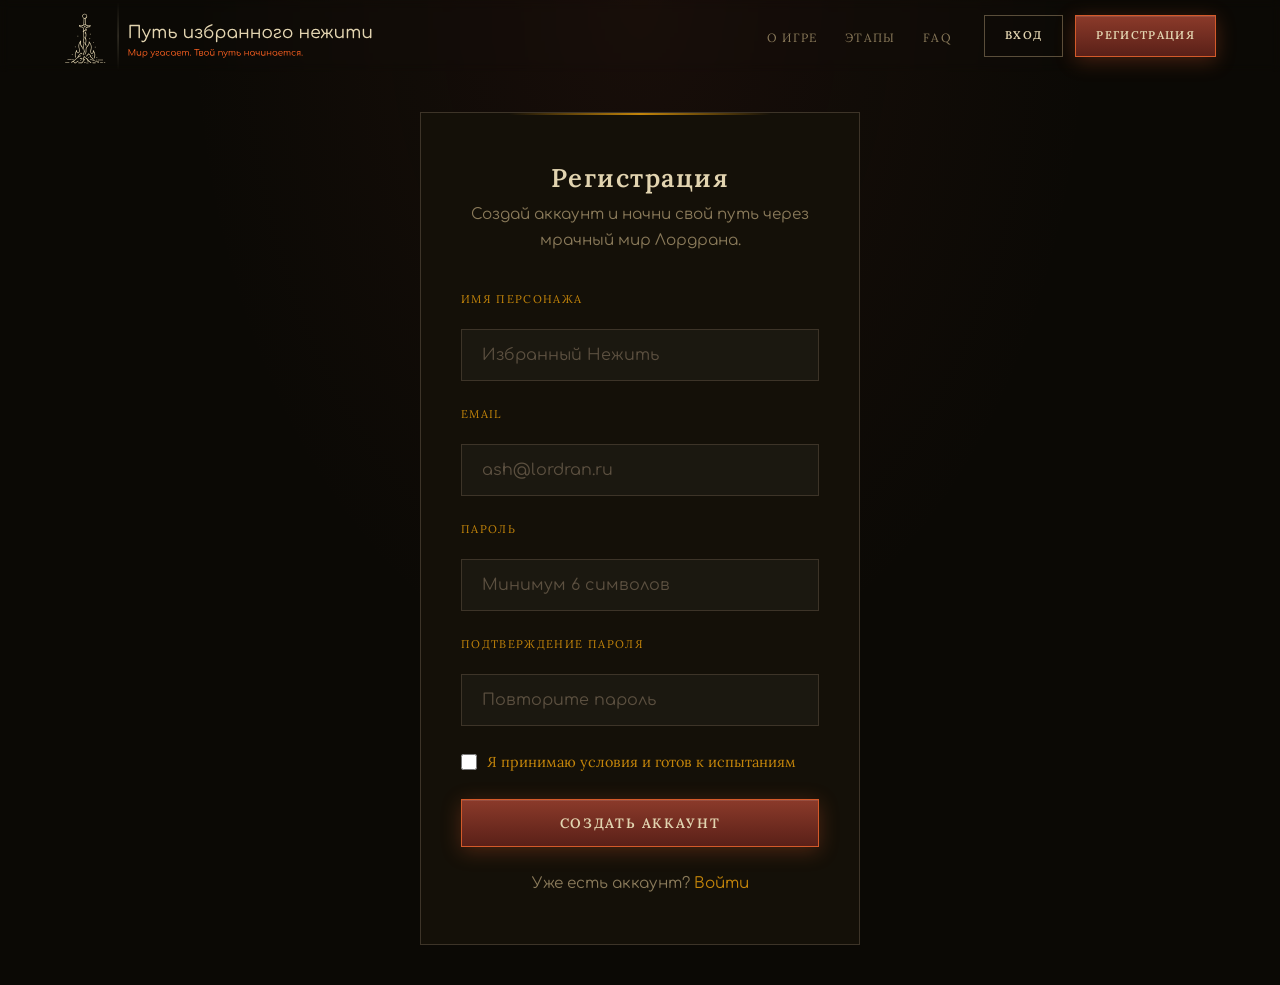
<file: register.html>
<!DOCTYPE html>
<html lang="ru">
<head>
    <meta charset="UTF-8">
    <meta name="viewport" content="width=device-width, initial-scale=1.0">
    <title>Регистрация — Dark Souls: Путь Избранного Нежити</title>
    <link rel="stylesheet" href="css/style.css">
</head>
<body>

<header class="header">
    <div class="container header-inner">
        <a href="index.html" class="logo">
            <img src="./images/logohoriz.svg" alt="logo">
        </a>

        <button class="burger" aria-label="Открыть меню">
            <span class="burger-line"></span>
            <span class="burger-line"></span>
            <span class="burger-line"></span>
        </button>

        <nav class="nav">
            <ul class="nav-list">
                <li><a href="#about" class="nav-link">О игре</a></li>
                <li><a href="#stages" class="nav-link">Этапы</a></li>
                <li><a href="#faq" class="nav-link">FAQ</a></li>
            </ul>
            <div class="nav-auth">
                <a href="login.html" class="btn btn-secondary">Вход</a>
                <a href="register.html" class="btn btn-primary">Регистрация</a>
            </div>
        </nav>
    </div>
</header>

<main class="auth-page">
    <div class="auth-card">
        <div class="auth-header">
            <h1>Регистрация</h1>
            <p>Создай аккаунт и начни свой путь через мрачный мир Лордрана.</p>
        </div>

        <form id="register-form" novalidate>
            <div class="form-group">
                <label class="form-label" for="username">Имя персонажа</label>
                <input class="form-input" type="text" id="username" name="username" placeholder="Избранный Нежить"
                       required>
                <span class="form-error"></span>
            </div>

            <div class="form-group">
                <label class="form-label" for="email">Email</label>
                <input class="form-input" type="email" id="email" name="email" placeholder="ash@lordran.ru" required>
                <span class="form-error"></span>
            </div>

            <div class="form-group">
                <label class="form-label" for="password">Пароль</label>
                <input class="form-input" type="password" id="password" name="password" placeholder="Минимум 6 символов"
                       required>
                <span class="form-error"></span>
            </div>

            <div class="form-group">
                <label class="form-label" for="confirm">Подтверждение пароля</label>
                <input class="form-input" type="password" id="confirm" name="confirm" placeholder="Повторите пароль"
                       required>
                <span class="form-error"></span>
            </div>

            <div class="form-group">
                <label class="form-checkbox">
                    <input type="checkbox" name="terms" required>
                    Я принимаю условия и готов к испытаниям
                </label>
            </div>

            <button type="submit" class="btn btn-primary btn-full">Создать аккаунт</button>
        </form>

        <p class="form-footer">
            Уже есть аккаунт? <a href="login.html">Войти</a>
        </p>
    </div>
</main>

<script src="js/main.js"></script>
</body>
</html>
</file>
<file: css/style.css>
/*@import url('https://fonts.googleapis.com/css2?family=Comfortaa:wght@300..700&display=swap');*/
/*@import url('https://fonts.googleapis.com/css2?family=Cinzel+Decorative:wght@400;700&family=Cinzel:wght@400;600;700&family=Crimson+Pro:ital,wght@0,400;0,600;1,400&display=swap');*/
@import url('https://fonts.googleapis.com/css2?family=Comfortaa:wght@300..700&family=Lora:ital,wght@0,400..700;1,400..700&display=swap');

:root {
    --bg-dark: #0b0905;
    --bg-card: #141008;
    --bg-elevated: #1a1510;
    --text-light: #e2d4b0;
    --text-muted: #8a7a5a;
    --text-dim: #5c5040;
    --accent-gold: #c4850a;
    --accent-gold-light: #c9b98a;
    --accent-green: #7ab85a;
    --accent-green-border: #5a8a3a;
    --accent-ember: #8b3a2a;
    --accent-flame: #d45a2a;
    --border: #3d3428;
    --border-light: #5a4e3a;
    --shadow: rgba(0, 0, 0, 0.7);
    --glow-ember: rgba(212, 90, 42, 0.3);
    --font-heading: 'Lora', serif;
    --font-body: 'Comfortaa', serif;
    --header-height: 72px;
    --transition: 0.3s ease;
}

*, *::before, *::after {
    box-sizing: border-box;
    margin: 0;
    padding: 0;
}

html {
    scroll-behavior: smooth;
}

body {
    font-family: var(--font-body);
    font-size: 18px;
    line-height: 1.7;
    color: var(--text-light);
    background-color: var(--bg-dark);
    background-image: radial-gradient(ellipse at 20% 0%, rgba(139, 58, 42, 0.08) 0%, transparent 50%),
    radial-gradient(ellipse at 80% 100%, rgba(201, 168, 76, 0.05) 0%, transparent 50%);
    min-height: 100vh;
    overflow-x: hidden;
}

img {
    max-width: 100%;
    display: block;
}

a {
    color: var(--accent-gold);
    text-decoration: none;
    transition: color var(--transition);
}

a:hover {
    color: var(--text-light);
}

ul {
    list-style: none;
}

.container {
    width: 100%;
    max-width: 1200px;
    margin: 0 auto;
    padding: 0 24px;
}

/* ===== Typography ===== */

h1, h2, h3, h4 {
    font-family: var(--font-heading);
    font-weight: 600;
    line-height: 1.3;
    color: var(--text-light);
}

h1 {
    font-size: clamp(2rem, 5vw, 3.2rem);
}

h2 {
    font-size: clamp(1.6rem, 3.5vw, 2.4rem);
}

h3 {
    font-size: clamp(1.2rem, 2.5vw, 1.6rem);
}

.section-title {
    text-align: center;
    margin-bottom: 16px;
    letter-spacing: 0.08em;
    text-transform: uppercase;
}

.section-subtitle {
    text-align: center;
    color: var(--text-muted);
    max-width: 640px;
    margin: 0 auto 48px;
    font-size: 1.1rem;
}

.section-divider {
    display: flex;
    align-items: center;
    justify-content: center;
    gap: 16px;
    margin-bottom: 48px;
}

.section-divider::before,
.section-divider::after {
    content: '';
    height: 1px;
    width: 80px;
    background: linear-gradient(90deg, transparent, var(--border-light), transparent);
}

.section-divider span {
    color: var(--accent-gold);
    font-size: 0.7rem;
    letter-spacing: 0.2em;
}

/* ===== Buttons ===== */

.btn {
    display: inline-flex;
    align-items: center;
    justify-content: center;
    gap: 8px;
    padding: 14px 32px;
    font-family: var(--font-heading);
    font-size: 0.85rem;
    font-weight: 600;
    letter-spacing: 0.12em;
    text-transform: uppercase;
    border: 1px solid var(--border-light);
    cursor: pointer;
    transition: all var(--transition);
    position: relative;
    overflow: hidden;
}

.btn-primary {
    background: linear-gradient(180deg, var(--accent-ember) 0%, #5a2018 100%);
    color: var(--text-light);
    border-color: var(--accent-flame);
    box-shadow: 0 4px 20px var(--glow-ember), inset 0 1px 0 rgba(255, 255, 255, 0.1);
}

.btn-primary:hover {
    background: linear-gradient(180deg, var(--accent-flame) 0%, var(--accent-ember) 100%);
    color: #fff;
    transform: translateY(-2px);
    box-shadow: 0 6px 28px var(--glow-ember);
}

.btn-secondary {
    background: transparent;
    color: var(--text-light);
    border-color: var(--border-light);
}

.btn-secondary:hover {
    background: var(--bg-elevated);
    border-color: var(--accent-gold);
    color: var(--accent-gold);
}

.btn-full {
    width: 100%;
}

/* ===== Header ===== */

.header {
    position: fixed;
    top: 0;
    left: 0;
    right: 0;
    z-index: 1000;
    height: var(--header-height);
    /*background: rgba(11, 9, 5, 0.92);*/
    backdrop-filter: blur(5px);
    background: transparent;
    /*border-bottom: 1px solid var(--border);*/
    transition: background var(--transition);
}

.header-inner {
    display: flex;
    align-items: center;
    justify-content: space-between;
    height: var(--header-height);
}

.logo {

}

.logo img {
    height: 70px;
}

.logo-icon {
    width: 36px;
    height: 36px;
    border: 2px solid var(--accent-gold);
    border-radius: 50%;
    display: flex;
    align-items: center;
    justify-content: center;
    font-size: 1.1rem;
    color: var(--accent-gold);
    box-shadow: 0 0 12px rgba(201, 168, 76, 0.2);
}

.nav {
    display: flex;
    align-items: center;
    gap: 32px;
}

.nav-list {
    display: flex;
    gap: 28px;
}

.nav-link {
    font-family: var(--font-heading);
    font-size: 0.75rem;
    letter-spacing: 0.1em;
    text-transform: uppercase;
    color: var(--text-muted);
    transition: color var(--transition);
    position: relative;
}

.nav-link::after {
    content: '';
    position: absolute;
    bottom: -4px;
    left: 0;
    width: 0;
    height: 1px;
    background: var(--accent-gold);
    transition: width var(--transition);
}

.nav-link:hover,
.nav-link.active {
    color: var(--text-light);
}

.nav-link:hover::after,
.nav-link.active::after {
    width: 100%;
}

.nav-auth {
    display: flex;
    gap: 12px;
}

.nav-auth .btn {
    padding: 10px 20px;
    font-size: 0.7rem;
}

/* Burger */
.burger {
    display: none;
    flex-direction: column;
    justify-content: center;
    gap: 6px;
    width: 36px;
    height: 36px;
    background: none;
    border: none;
    cursor: pointer;
    padding: 4px;
    z-index: 1001;
}

.burger-line {
    display: block;
    width: 100%;
    height: 2px;
    background: var(--text-light);
    transition: all var(--transition);
    transform-origin: center;
}

.burger.active .burger-line:nth-child(1) {
    transform: translateY(8px) rotate(45deg);
}

.burger.active .burger-line:nth-child(2) {
    opacity: 0;
    transform: scaleX(0);
}

.burger.active .burger-line:nth-child(3) {
    transform: translateY(-8px) rotate(-45deg);
}

/* ===== Hero Slider ===== */

.hero {
    position: relative;
    height: 100vh;
    min-height: 600px;
    /*margin-top: var(--header-height);*/
    overflow: hidden;
}

.slider {
    position: relative;
    width: 100%;
    height: 100%;
}

.slide {
    /*position: absolute;*/
    inset: 0;
    opacity: 0;
    transition: opacity 0.8s ease;
    pointer-events: none;
}

.slide.active {
    opacity: 1;
    pointer-events: auto;
}

.slide-bg {
    /*position: absolute;*/
    inset: 0;
    background-size: cover;
    background-position: center;
    transform: scale(1.05);
    transition: transform 8s ease;
}

.slide.active .slide-bg {
    transform: scale(1);
}

.slide-overlay {
    position: absolute;
    /*margin-top: var(--header-height);*/
    inset: 0;
    /*background: linear-gradient(*/
    /*  to bottom,*/
    /*  rgba(11, 9, 5, 0.5) 0%,*/
    /*  rgba(11, 9, 5, 0.3) 40%,*/
    /*  rgba(11, 9, 5, 0.85) 100%*/
    /*);*/
    background: linear-gradient(rgba(0, 0, 0, .5), rgba(0, 0, 0, 0.6), rgba(0, 0, 0, 1)),
    url("../images/banner.jpg") center/cover no-repeat;;
}

.slide-content {
    position: absolute;
    inset: 0;
    display: flex;
    flex-direction: column;
    align-items: center;
    justify-content: center;
    text-align: center;
    padding: 24px;
    z-index: 2;
}

.slide-tag {
    font-family: var(--font-heading);
    font-size: 0.75rem;
    letter-spacing: 0.25em;
    text-transform: uppercase;
    color: var(--accent-gold);
    margin-bottom: 16px;
    opacity: 0;
    transform: translateY(20px);
    transition: all 0.6s ease 0.2s;
}

.slide.active .slide-tag {
    opacity: 1;
    transform: translateY(0);
}

.slide-title {
    font-size: clamp(2rem, 6vw, 4rem);
    max-width: 800px;
    margin-bottom: 20px;
    text-shadow: 0 4px 24px var(--shadow);
    opacity: 0;
    transform: translateY(30px);
    transition: all 0.6s ease 0.4s;
}

.slide.active .slide-title {
    opacity: 1;
    transform: translateY(0);
}

.slide-desc {
    font-size: clamp(1rem, 2vw, 1.25rem);
    color: var(--text-muted);
    max-width: 560px;
    margin-bottom: 36px;
    opacity: 0;
    transform: translateY(30px);
    transition: all 0.6s ease 0.6s;
}

.slide.active .slide-desc {
    opacity: 1;
    transform: translateY(0);
}

.slide-cta {
    opacity: 0;
    transform: translateY(30px);
    transition: all 0.6s ease 0.8s;
}

.slide.active .slide-cta {
    opacity: 1;
    transform: translateY(0);
}

.slide-cta .btn {
    font-size: 1rem;
    padding: 18px 48px;
}

/* Slider controls */
.slider-controls {
    position: absolute;
    bottom: 40px;
    left: 50%;
    transform: translateX(-50%);
    display: flex;
    align-items: center;
    gap: 20px;
    z-index: 10;
}

.slider-btn {
    width: 44px;
    height: 44px;
    background: rgba(11, 9, 5, 0.7);
    border: 1px solid var(--border-light);
    color: var(--text-light);
    font-size: 1.2rem;
    cursor: pointer;
    display: flex;
    align-items: center;
    justify-content: center;
    transition: all var(--transition);
}

.slider-btn:hover {
    background: var(--accent-ember);
    border-color: var(--accent-flame);
}

.slider-dots {
    display: flex;
    gap: 10px;
}

.slider-dot {
    width: 12px;
    height: 12px;
    border-radius: 50%;
    background: var(--text-dim);
    border: 1px solid var(--border-light);
    cursor: pointer;
    transition: all var(--transition);
}

.slider-dot.active {
    background: var(--accent-gold);
    border-color: var(--accent-gold);
    box-shadow: 0 0 10px rgba(201, 168, 76, 0.4);
}

/* Slide backgrounds (CSS gradients as placeholders) */
.slide:nth-child(1) .slide-bg {
    background: linear-gradient(135deg, #1a1208 0%, #0b0905 50%, #2a1810 100%);
}

.slide:nth-child(2) .slide-bg {
    background: linear-gradient(135deg, #0f0d08 0%, #1a1510 40%, #3a2018 100%);
}

.slide:nth-child(3) .slide-bg {
    background: linear-gradient(135deg, #0b0905 0%, #1a1008 50%, #2a1a10 100%);
}

.slide-bg::after {
    content: '';
    position: absolute;
    inset: 0;
    background-image: radial-gradient(circle at 30% 40%, rgba(201, 168, 76, 0.06) 0%, transparent 40%),
    radial-gradient(circle at 70% 60%, rgba(139, 58, 42, 0.08) 0%, transparent 40%);
}

/* ===== About Section ===== */

.about {
    padding: 100px 0;
}

.about-grid {
    display: grid;
    grid-template-columns: 1fr 1fr;
    gap: 60px;
    align-items: center;
}

.about-text p {
    color: var(--text-muted);
    margin-bottom: 20px;
}

.about-text p:first-of-type {
    font-size: 1.15rem;
    color: var(--text-light);
}

.about-stats {
    display: grid;
    grid-template-columns: repeat(3, 1fr);
    gap: 20px;
    margin-top: 32px;
}

.stat-item {
    text-align: center;
    padding: 20px;
    background: var(--bg-card);
    border: 1px solid var(--border);
}

.stat-number {
    font-family: var(--font-heading);
    font-size: 2rem;
    color: var(--accent-gold);
    display: block;
}

.stat-label {
    font-size: 0.8rem;
    color: var(--text-muted);
    text-transform: uppercase;
    letter-spacing: 0.1em;
}

.about-visual {
    position: relative;
}

.about-frame {
    background: var(--bg-card);
    border: 1px solid var(--border);
    position: relative;
    overflow: hidden;
}

.about-frame::before {
    content: '';
    position: absolute;
    inset: 8px;
    border: 1px solid var(--border-light);
    pointer-events: none;
    z-index: 2;
}

.about-frame-inner {
    background: radial-gradient(ellipse at center, rgba(201, 168, 76, 0.1) 0%, transparent 60%),
    linear-gradient(180deg, #1a1510 0%, #0b0905 100%);
    display: flex;
    align-items: center;
    justify-content: center;
    font-family: var(--font-heading);
    font-size: 5rem;
    color: var(--border-light);
    opacity: 0.5;
}

.about-frame-inner img {
    width: 100%;
    height: 100%;
    object-fit: cover;
}

/* ===== Stages Section ===== */

.stages {
    position: relative;
    padding: 96px 24px;
    overflow: hidden;
    background: var(--bg-dark);
    border-top: 1px solid var(--border);
    border-bottom: 1px solid var(--border);
}

.stages-inner {
    position: relative;
    z-index: 1;
    max-width: 1152px;
    margin: 0 auto;
}

.stages-header {
    text-align: center;
    margin-bottom: 64px;
    /* opacity: 0; */
    transform: translateY(20px);
    transition: opacity 0.8s ease, transform 0.8s ease;
}

.stages-header.visible {
    opacity: 1;
    transform: translateY(0);
}

.stages-label {
    font-family: var(--font-heading);
    font-size: 0.75rem;
    letter-spacing: 0.4em;
    text-transform: uppercase;
    color: var(--accent-gold);
    margin-bottom: 16px;
}

.stages-heading {
    font-family: var(--font-heading);
    font-size: clamp(1.8rem, 4vw, 2.5rem);
    letter-spacing: 0.1em;
    text-transform: uppercase;
    color: var(--text-light);
    margin-bottom: 24px;
    text-shadow: 0 0 30px rgba(196, 133, 10, 0.2);
}

.stages-line {
    width: 96px;
    height: 1px;
    margin: 0 auto;
    background: linear-gradient(90deg, transparent, rgba(196, 133, 10, 0.6), transparent);
}

.stages-grid {
    display: grid;
    grid-template-columns: repeat(1, 1fr);
    gap: 12px;
}


@media (min-width: 475px) {
    .stages-grid {
        grid-template-columns: repeat(2, 1fr);
        gap: 16px;
    }
}

@media (min-width: 768px) {
    .stages-grid {
        grid-template-columns: repeat(3, 1fr);
    }
}

/* Stage Card */
.stage-card {
    position: relative;
    aspect-ratio: 3 / 4;
    border: 1px solid;
    overflow: hidden;
    cursor: default;
    /* opacity: 0; */
    /* transform: translateY(30px); */
    transition: opacity 0.6s ease, transform 0.6s ease;
}

.stage-card.visible {
    opacity: 1;
    transform: translateY(0);
}

.stage-card--locked {
    border-color: rgba(58, 46, 24, 0.6);
    cursor: default;
}

.stage-card--current {
    border-color: rgba(196, 133, 10, 0.5);
    cursor: pointer;
}

.stage-card--completed {
    border-color: rgba(90, 138, 58, 0.5);
    cursor: pointer;
}

.stage-card__bg {
    position: absolute;
    inset: 0;
    background-size: cover;
    background-position: center;
    background-color: #130e08;
    transition: transform 0.7s ease;
}

.stage-card:not(.stage-card--locked):hover .stage-card__bg {
    transform: scale(1.05);
}

.stage-card--locked .stage-card__bg {
    filter: grayscale(80%) brightness(0.3);
}

.stage-card:not(.stage-card--locked) .stage-card__bg {
    filter: brightness(0.45);
}

.stage-card__overlay {
    position: absolute;
    inset: 0;
    background: linear-gradient(rgba(0, 0, 0, .5), rgba(0, 0, 0, 0.6), rgba(0, 0, 0, 1)),
    url("https://velid.ru/img/dark-souls/ds-1/vorona-snagli_01.webp") center/cover no-repeat;
}

.stage-card__lock {
    position: absolute;
    inset: 0;
    display: flex;
    align-items: center;
    justify-content: center;
    color: #5a4a30;
    opacity: 0.6;
}

.stage-1 {
    background: linear-gradient(rgba(0, 0, 0, .5), rgba(0, 0, 0, 0.6), rgba(0, 0, 0, 1)),
    url("../images/stages/1.webp") center/cover no-repeat;
}

.stage-2 {
    background: linear-gradient(rgba(0, 0, 0, .5), rgba(0, 0, 0, 0.6), rgba(0, 0, 0, 1)),
    url("../images/stages/2.webp") center/cover no-repeat;
}

.stage-3 {
    background: linear-gradient(rgba(0, 0, 0, .5), rgba(0, 0, 0, 0.6), rgba(0, 0, 0, 1)),
    url("../images/stages/3.webp") center/cover no-repeat;
}

.stage-4 {
    background: linear-gradient(rgba(0, 0, 0, .5), rgba(0, 0, 0, 0.6), rgba(0, 0, 0, 1)),
    url("../images/stages/4.webp") center/cover no-repeat;
}

.stage-5 {
    background: linear-gradient(rgba(0, 0, 0, .5), rgba(0, 0, 0, 0.6), rgba(0, 0, 0, 1)),
    url("../images/stages/5.webp") center/cover no-repeat;
}

.stage-6 {
    background: linear-gradient(rgba(0, 0, 0, .5), rgba(0, 0, 0, 0.6), rgba(0, 0, 0, 1)),
    url("../images/stages/6.webp") center/cover no-repeat;
}

.stage-card__number {
    position: absolute;
    top: 16px;
    left: 16px;
    font-family: var(--font-body);
    font-size: 3rem;
    line-height: 1;
    color: rgba(196, 133, 10, 0.3);
}

.stage-card__status {
    position: absolute;
    top: 16px;
    right: 16px;
    font-family: var(--font-heading);
    font-size: 0.65rem;
    letter-spacing: 0.15em;
}

.stage-card__status--locked {
    color: #5a4a30;
}

.stage-card__status--current {
    color: var(--accent-gold);
}

.stage-card__status--completed {
    color: var(--accent-green);
}

.stage-card__hover-glow {
    position: absolute;
    inset: 0;
    border: 1px solid transparent;
    transition: border-color 0.5s ease;
    pointer-events: none;
}

.stage-card:not(.stage-card--locked):hover .stage-card__hover-glow {
    border-color: rgba(196, 133, 10, 0.3);
}

.stage-card__content {
    position: absolute;
    bottom: 0;
    left: 0;
    right: 0;
    padding: 20px;
}

.stage-card__subtitle {
    font-family: var(--font-heading);
    font-size: 0.65rem;
    letter-spacing: 0.15em;
    text-transform: uppercase;
    color: var(--text-muted);
    margin-bottom: 4px;
}

.stage-card__name {
    font-family: var(--font-heading);
    font-size: 1rem;
    letter-spacing: 0.05em;
    line-height: 1.3;
    margin-bottom: 12px;
}

.stage-card--locked .stage-card__name {
    color: #5a4a30;
}

.stage-card:not(.stage-card--locked) .stage-card__name {
    color: var(--text-light);
}

.stage-card__desc {
    font-size: 0.875rem;
    color: var(--text-muted);
    line-height: 1.5;
    margin-top: 12px;
    display: -webkit-box;
    -webkit-line-clamp: 2;
    -webkit-box-orient: vertical;
    overflow: hidden;
}

.stage-card__hint {
    margin-top: 12px;
}

.stage-card__hint-line {
    width: 100%;
    height: 1px;
    background: rgba(196, 133, 10, 0.3);
    margin-bottom: 12px;
}

.stage-card__hint-text {
    font-family: var(--font-heading);
    font-size: 0.65rem;
    letter-spacing: 0.15em;
    color: var(--accent-gold);
}

.stage-card__souls {
    margin-top: 12px;
    display: flex;
    align-items: center;
    gap: 8px;
}

.stage-card__souls-icon {
    width: 12px;
    height: 12px;
    border: 1px solid rgba(122, 184, 90, 0.6);
    display: flex;
    align-items: center;
    justify-content: center;
}

.stage-card__souls-icon::after {
    content: '';
    width: 6px;
    height: 6px;
    background: var(--accent-green);
}

.stage-card__souls-text {
    font-family: var(--font-heading);
    font-size: 0.65rem;
    letter-spacing: 0.15em;
    color: var(--accent-green);
}

/* Difficulty Pips */
.difficulty-pips {
    display: flex;
    gap: 4px;
}

.difficulty-pip {
    width: 8px;
    height: 8px;
    border: 1px solid rgba(196, 133, 10, 0.3);
    background: transparent;
}

.difficulty-pip--filled {
    background: var(--accent-gold);
    border-color: var(--accent-gold);
}

/* Progress Bar */
.stages-progress {
    margin-top: 48px;
    display: flex;
    align-items: center;
    gap: 16px;
    /* opacity: 0; */
    transition: opacity 0.8s ease 0.4s;
}

.stages-progress.visible {
    opacity: 1;
}

.stages-progress__line {
    flex: 1;
    height: 1px;
    background: rgba(196, 133, 10, 0.1);
}

.stages-progress__pips {
    display: flex;
    gap: 8px;
    align-items: center;
}

.stages-progress__pip {
    height: 6px;
    background: #3a2e18;
    transition: all 0.5s ease;
}

.stages-progress__pip--completed {
    width: 24px;
    background: var(--accent-gold);
}

.stages-progress__pip--current {
    width: 16px;
    background: rgba(196, 133, 10, 0.6);
    animation: pipPulse 2s ease-in-out infinite;
}

.stages-progress__pip--locked {
    width: 12px;
}

.stages-progress__count {
    font-family: var(--font-heading);
    font-size: 0.75rem;
    color: var(--text-muted);
    white-space: nowrap;
}

@keyframes pipPulse {
    0%, 100% {
        opacity: 1;
    }
    50% {
        opacity: 0.5;
    }
}

/* Stage Modal */
.stage-modal {
    position: fixed;
    inset: 0;
    z-index: 2000;
    display: flex;
    align-items: center;
    justify-content: center;
    padding: 16px;
    /* opacity: 0; */
    visibility: hidden;
    transition: opacity 0.4s ease, visibility 0.4s ease;
}

.stage-modal.open {
    opacity: 1;
    visibility: visible;
}

.stage-modal__backdrop {
    position: absolute;
    inset: 0;
    background: rgba(0, 0, 0, 0.85);
    backdrop-filter: blur(4px);
}

.stage-modal__dialog {
    position: relative;
    z-index: 1;
    width: 100%;
    max-width: 768px;
    max-height: 90vh;
    overflow-y: auto;
    background: #0d0a05;
    border: 1px solid rgba(196, 133, 10, 0.3);
    transform: scale(0.95) translateY(20px);
    transition: transform 0.4s ease;
}

.stage-modal.open .stage-modal__dialog {
    transform: scale(1) translateY(0);
}

.stage-modal__header {
    position: relative;
    height: 192px;
    overflow: hidden;
}

.stage-modal__header-bg {
    position: absolute;
    inset: 0;
    background-size: cover;
    background-position: center;
    filter: brightness(0.4);
}

.stage-modal__header-overlay {
    position: absolute;
    inset: 0;
    background: linear-gradient(to bottom, transparent, #0d0a05);
}

.stage-modal__close {
    position: absolute;
    top: 16px;
    right: 16px;
    background: none;
    border: none;
    color: var(--text-muted);
    font-family: var(--font-heading);
    font-size: 1.2rem;
    cursor: pointer;
    transition: color var(--transition);
    z-index: 2;
}

.stage-modal__close:hover {
    color: var(--accent-gold-light);
}

.stage-modal__header-content {
    position: absolute;
    bottom: 0;
    left: 0;
    right: 0;
    padding: 24px;
}

.stage-modal__header-subtitle {
    font-family: var(--font-heading);
    font-size: 0.65rem;
    letter-spacing: 0.15em;
    color: var(--text-muted);
    margin-bottom: 4px;
}

.stage-modal__header-title {
    font-family: var(--font-heading);
    font-size: 1.5rem;
    letter-spacing: 0.08em;
    color: var(--text-light);
}

.stage-modal__body {
    padding: 24px;
    display: grid;
    grid-template-columns: 1fr;
    gap: 24px;
}

@media (min-width: 768px) {
    .stage-modal__body {
        grid-template-columns: 1fr 1fr;
    }
}

.stage-modal__lore {
    font-family: var(--font-body);
    font-size: 1rem;
    color: var(--accent-gold-light);
    line-height: 1.7;
    font-style: italic;
    margin-bottom: 16px;
}

.stage-modal__desc {
    font-size: 0.875rem;
    color: var(--text-muted);
    line-height: 1.7;
}

.stage-modal__block {
    margin-top: 16px;
}

.stage-modal__block-title {
    font-family: var(--font-heading);
    font-size: 0.65rem;
    letter-spacing: 0.15em;
    color: var(--accent-gold);
    margin-bottom: 8px;
}

.stage-modal__objective {
    font-size: 0.875rem;
    color: var(--accent-gold-light);
}

.stage-modal__enemies {
    display: flex;
    flex-direction: column;
    gap: 4px;
}

.stage-modal__enemy {
    font-size: 0.875rem;
    color: var(--text-muted);
    display: flex;
    align-items: center;
    gap: 8px;
}

.stage-modal__enemy::before {
    content: '◆';
    font-size: 0.6rem;
    color: rgba(196, 133, 10, 0.5);
}

.stage-modal__boss {
    border: 1px solid rgba(196, 133, 10, 0.2);
    padding: 16px;
}

.stage-modal__boss-name {
    font-family: var(--font-heading);
    font-size: 1rem;
    color: var(--text-light);
    margin-bottom: 4px;
}

.stage-modal__boss-desc {
    font-size: 0.875rem;
    color: var(--text-muted);
}

.stage-modal__footer {
    margin-top: 16px;
    display: flex;
    align-items: center;
    justify-content: space-between;
    flex-wrap: wrap;
    gap: 12px;
}

.stage-modal__reward-label {
    font-family: var(--font-heading);
    font-size: 0.65rem;
    color: var(--text-muted);
}

.stage-modal__reward-value {
    font-family: var(--font-heading);
    font-size: 0.875rem;
    color: var(--accent-gold);
}

.stage-modal__complete {
    padding: 10px 24px;
    background: transparent;
    border: 1px solid rgba(196, 133, 10, 0.6);
    color: var(--accent-gold-light);
    font-family: var(--font-heading);
    font-size: 0.65rem;
    letter-spacing: 0.15em;
    cursor: pointer;
    transition: all var(--transition);
}

.stage-modal__complete:hover {
    color: var(--text-light);
    border-color: var(--accent-gold);
}

.stage-modal__done {
    font-family: var(--font-heading);
    font-size: 0.65rem;
    letter-spacing: 0.15em;
    color: var(--accent-green);
}

/* ===== FAQ Accordion ===== */

.faq {
    padding: 100px 0;
}

.faq-list {
    max-width: 760px;
    margin: 0 auto;
}

.faq-item {
    border: 1px solid var(--border);
    margin-bottom: 12px;
    background: var(--bg-card);
    transition: border-color var(--transition);
}

.faq-item.active {
    border-color: var(--border-light);
}

.faq-question {
    width: 100%;
    display: flex;
    align-items: center;
    justify-content: space-between;
    gap: 16px;
    padding: 20px 24px;
    background: none;
    border: none;
    cursor: pointer;
    text-align: left;
    font-family: var(--font-heading);
    font-size: 0.95rem;
    color: var(--text-light);
    letter-spacing: 0.04em;
    transition: color var(--transition);
}

.faq-question:hover {
    color: var(--accent-gold);
}

.faq-icon {
    flex-shrink: 0;
    width: 24px;
    height: 24px;
    position: relative;
}

.faq-icon::before,
.faq-icon::after {
    content: '';
    position: absolute;
    background: var(--text-muted);
    transition: all var(--transition);
}

.faq-icon::before {
    top: 50%;
    left: 4px;
    right: 4px;
    height: 2px;
    transform: translateY(-50%);
}

.faq-icon::after {
    left: 50%;
    top: 4px;
    bottom: 4px;
    width: 2px;
    transform: translateX(-50%);
}

.faq-item.active .faq-icon::after {
    transform: translateX(-50%) rotate(90deg);
    opacity: 0;
}

.faq-item.active .faq-icon::before {
    background: var(--accent-gold);
}

.faq-answer {
    max-height: 0;
    overflow: hidden;
    transition: max-height 0.4s ease, padding 0.4s ease;
}

.faq-answer-inner {
    padding: 0 24px 20px;
    color: var(--text-muted);
    font-size: 1rem;
    line-height: 1.7;
}

.faq-item.active .faq-answer {
    max-height: 300px;
}

/* ===== CTA Section ===== */

.cta-section {
    padding: 80px 0;
    text-align: center;
    /*background: radial-gradient(ellipse at center, rgba(139, 58, 42, 0.12) 0%, transparent 60%),*/
var(--bg-dark);
    background: linear-gradient(rgba(0, 0, 0, .5), rgba(0, 0, 0, 0.8), rgba(0, 0, 0, .8)), url("../images/solaire.jpg") top/cover no-repeat;
    border-top: 1px solid var(--border);
}

.cta-section h2 {
    margin-bottom: 16px;
}

.cta-section p {
    color: var(--text-muted);
    max-width: 500px;
    margin: 0 auto 32px;
}

/* ===== Footer ===== */

.footer {
    padding: 60px 0 32px;
    background: var(--bg-card);
    border-top: 1px solid var(--border);
}

.footer-grid {
    display: grid;
    grid-template-columns: 2fr 1fr 1fr;
    gap: 40px;
    margin-bottom: 40px;
}

.footer-brand p {
    color: var(--text-muted);
    margin-top: 16px;
    font-size: 0.95rem;
    max-width: 320px;
}

.footer-heading {
    font-family: var(--font-heading);
    font-size: 0.8rem;
    letter-spacing: 0.12em;
    text-transform: uppercase;
    color: var(--accent-gold);
    margin-bottom: 20px;
}

.footer-links li {
    margin-bottom: 10px;
}

.footer-links a {
    color: var(--text-muted);
    font-size: 0.95rem;
    transition: color var(--transition);
}

.footer-links a:hover {
    color: var(--text-light);
}

.footer-bottom {
    padding-top: 24px;
    border-top: 1px solid var(--border);
    display: flex;
    justify-content: space-between;
    align-items: center;
    flex-wrap: wrap;
    gap: 12px;
}

.footer-bottom p {
    color: var(--text-dim);
    font-size: 0.85rem;
}

/* ===== Auth Pages ===== */

.auth-page {
    min-height: 100vh;
    display: flex;
    align-items: center;
    justify-content: center;
    padding: calc(var(--header-height) + 40px) 24px 40px;
    background: radial-gradient(ellipse at 50% 0%, rgba(139, 58, 42, 0.1) 0%, transparent 50%),
    var(--bg-dark);
}

.auth-card {
    width: 100%;
    max-width: 440px;
    background: var(--bg-card);
    border: 1px solid var(--border);
    padding: 48px 40px;
    position: relative;
}

.auth-card::before {
    content: '';
    position: absolute;
    top: 0;
    left: 20%;
    right: 20%;
    height: 2px;
    background: linear-gradient(90deg, transparent, var(--accent-gold), transparent);
}

.auth-header {
    text-align: center;
    margin-bottom: 36px;
}

.auth-header h1 {
    font-size: 1.6rem;
    margin-bottom: 8px;
    letter-spacing: 0.06em;
}

.auth-header p {
    color: var(--text-muted);
    font-size: 0.95rem;
}

.form-group {
    margin-bottom: 24px;
}

.form-label {
    display: block;
    font-family: var(--font-heading);
    font-size: 0.7rem;
    letter-spacing: 0.12em;
    text-transform: uppercase;
    color: var(--text-muted);
    margin-bottom: 8px;
}

.form-input {
    width: 100%;
    padding: 14px 16px;
    background: var(--bg-dark);
    border: 1px solid var(--border);
    color: var(--text-light);
    font-family: var(--font-body);
    font-size: 1rem;
    transition: border-color var(--transition);
}

.form-input:focus {
    outline: none;
    border-color: var(--accent-gold);
    box-shadow: 0 0 0 2px rgba(201, 168, 76, 0.15);
}

.form-input::placeholder {
    color: var(--text-dim);
}

.form-checkbox {
    display: flex;
    align-items: center;
    gap: 10px;
    cursor: pointer;
    font-size: 0.9rem;
    color: var(--text-muted);
}

.form-checkbox input {
    width: 16px;
    height: 16px;
    accent-color: var(--accent-gold);
}

.form-footer {
    text-align: center;
    margin-top: 24px;
    font-size: 0.95rem;
    color: var(--text-muted);
}

.form-error {
    color: var(--accent-flame);
    font-size: 0.85rem;
    margin-top: 6px;
    display: none;
}

.form-group.invalid .form-error {
    display: block;
}

.form-group.invalid .form-input {
    border-color: var(--accent-flame);
}

/* ===== Responsive ===== */

@media (max-width: 992px) {
    .footer-grid {
        grid-template-columns: 1fr 1fr;
    }
}

@media (max-width: 768px) {
    .burger {
        display: flex;
    }

    .nav {
        position: fixed;
        top: 0;
        right: -100%;
        width: min(320px, 85vw);
        height: 100vh;
        background: var(--bg-card);
        border-left: 1px solid var(--border);
        flex-direction: column;
        align-items: flex-start;
        padding: calc(var(--header-height) + 24px) 32px 32px;
        gap: 32px;
        transition: right var(--transition);
        z-index: 999;
        overflow-y: auto;
    }

    .nav.open {
        right: 0;
    }

    .mobile-overlay {
        display: block;
    }

    .nav-list {
        flex-direction: column;
        gap: 0;
        width: 100%;
    }

    .nav-link {
        display: block;
        padding: 14px 0;
        border-bottom: 1px solid var(--border);
        font-size: 0.85rem;
    }

    .nav-auth {
        flex-direction: column;
        width: 100%;
    }

    .nav-auth .btn {
        width: 100%;
    }

    .about-grid {
        grid-template-columns: 1fr;
        gap: 40px;
    }

    .about-stats {
        grid-template-columns: repeat(3, 1fr);
    }

    .footer-grid {
        grid-template-columns: 1fr;
        gap: 32px;
    }

    .footer-bottom {
        flex-direction: column;
        text-align: center;
    }

    .hero {
        min-height: 500px;
    }

    .slider-controls {
        bottom: 24px;
    }

    .auth-card {
        padding: 36px 24px;
    }
}

@media (max-width: 480px) {
    .about-stats {
        grid-template-columns: 1fr;
    }

    .slide-cta .btn {
        padding: 14px 32px;
        font-size: 0.85rem;
    }
}


/* profile */
.profile-page {
    padding: 140px 0 80px;
}

.profile-card {
    display: flex;
    position: relative;
    gap: 40px;
    align-items: center;

    background: var(--bg-card);
    border: 1px solid var(--border);
    padding: 40px;
    margin-bottom: 40px;
}

.profile-avatar img {
    width: 180px;
    height: 180px;
    object-fit: cover;
    border-radius: 50%;

    border: 2px solid var(--accent-gold);

    box-shadow: 0 0 25px rgba(196, 133, 10, .2);
}

.profile-rank {
    color: var(--accent-gold);
    letter-spacing: .2em;
    text-transform: uppercase;
    font-size: .75rem;
}

.profile-name {
    margin: 12px 0 20px;
}

.profile-meta {
    color: var(--text-muted);
}

.profile-stats {
    display: grid;
    grid-template-columns: repeat(2, 1fr);
    gap: 20px;
}

/* Награды */

.awards-section {
    padding: 80px 0;
}

.awards-grid {
    display: grid;
    grid-template-columns: repeat(3, 1fr);
    gap: 24px;
}

.award-card {
    background: var(--bg-card);
    border: 1px solid var(--border);
    padding: 16px;

    transition: .3s;
}

.award-card:hover {
    transform: translateY(-5px);
    border-color: var(--accent-gold);
}

.award-card img {
    aspect-ratio: 5/4;
    width: clamp(12.875rem, 10.304rem + 12.86vw, 21.875rem);
    height: clamp(12.875rem, 10.304rem + 12.86vw, 21.875rem);
    /*height: 100%;*/
    margin-inline: auto;
    object-fit: cover;
    margin-bottom: 16px;
}

@media (max-width: 768px) {

    .profile-card {
        flex-direction: column;
        text-align: center;
    }

    .profile-stats {
        grid-template-columns: 1fr;
    }

    .awards-grid {
        grid-template-columns: repeat(2, 1fr);
    }
}

@media (max-width: 480px) {

    .awards-grid {
        grid-template-columns: 1fr;
    }
}

/* admin */

.admin-page {
    padding: 140px 0 80px;
}

.admin-page h1 {
    font-size: 30px;
}

.admin-stats {
    display: grid;
    grid-template-columns: repeat(4, 1fr);
    gap: 20px;
    margin-bottom: 60px;
}

.admin-section {
    margin-bottom: 80px;
}

.admin-section h2 {
    margin-bottom: 24px;
}

.admin-section-header {
    display: flex;
    justify-content: space-between;
    align-items: center;
}

.admin-table {
    width: 100%;
    border-collapse: collapse;
    background: var(--bg-card);
    border: 1px solid var(--border);
    overflow-x: hidden;
    /*display: block;*/
}

.admin-table th,
.admin-table td {
    padding: 18px;
    border-bottom: 1px solid var(--border);
    text-align: left;
}

.admin-table-wrapper {
    display: block;
    overflow-x: auto;
}

.admin-table th {
    color: var(--accent-gold);
    font-family: var(--font-heading);
}

.reward-thumb {
    width: 70px;
    height: 70px;
    object-fit: cover;
}

.actions {
    display: flex;
    gap: 10px;
}

@media (max-width: 768px) {
    .admin-stats {
        grid-template-columns: repeat(2, 1fr);
    }
}

.table-actions {
    display: flex;
    gap: 16px;
    justify-content: flex-start;
    align-items: center;
}

.table-actions .btn {
    min-width: 170px;
}

td:last-child {
    width: 100px;
}

.admin-form-section {
    margin-bottom: 80px;
}

.admin-form-card {
    background: var(--bg-card);
    border: 1px solid var(--border);
    padding: 40px;
}

.admin-form-card h2 {
    margin-bottom: 30px;
}

.admin-form {
    display: flex;
    flex-direction: column;
    gap: 24px;
}

.form-group {
    display: flex;
    flex-direction: column;
    gap: 10px;
}

.form-group label {
    color: var(--accent-gold);
    font-family: var(--font-heading);
}

.form-group input,
.form-group textarea,
.form-group select {
    background: rgba(255, 255, 255, .03);
    border: 1px solid var(--border);
    color: var(--text-light);
    padding: 16px;
    font-size: 1rem;
}

.form-group textarea {
    resize: vertical;
}

.form-actions {
    display: flex;
    gap: 16px;
    margin-top: 10px;
}

.profile-edit {
}

.profile-edit-card {
    background: var(--bg-card);
    border: 1px solid var(--border);
    padding: 50px;

    display: flex;
    gap: 60px;
    align-items: flex-start;
}

.avatar-editor {
    display: flex;
    flex-direction: column;
    align-items: center;
    gap: 20px;
}

.profile-avatar-preview {
    width: 220px;
    height: 220px;
    object-fit: cover;

    border-radius: 50%;
    border: 2px solid var(--accent-gold);

    box-shadow: 0 0 25px rgba(196, 133, 10, .25);
}

.profile-edit-form {
    flex: 1;
}

.form-group {
    display: flex;
    flex-direction: column;
    gap: 12px;
}

.form-group label {
    color: var(--accent-gold);
    font-family: var(--font-heading);
}

.form-group input {
    background: rgba(255, 255, 255, .03);
    border: 1px solid var(--border);
    color: var(--text-primary);

    padding: 16px 20px;
    font-size: 1rem;
}

.form-actions {
    margin-top: 30px;

    display: flex;
    gap: 16px;
}

@media (max-width: 768px) {

    .profile-edit-card {
        flex-direction: column;
        align-items: center;
    }

    .profile-edit-form {
        width: 100%;
    }

    .form-actions {
        flex-direction: column;
    }

}

.edit-profile {
    position: absolute;
    top: 40px;
    right: 40px;
    padding: 8px;
}

@media (max-width: 475px) {
    .edit-profile {
        right: 20px;
        top: 20px;
        padding: 4px;
    }
}
</file>
